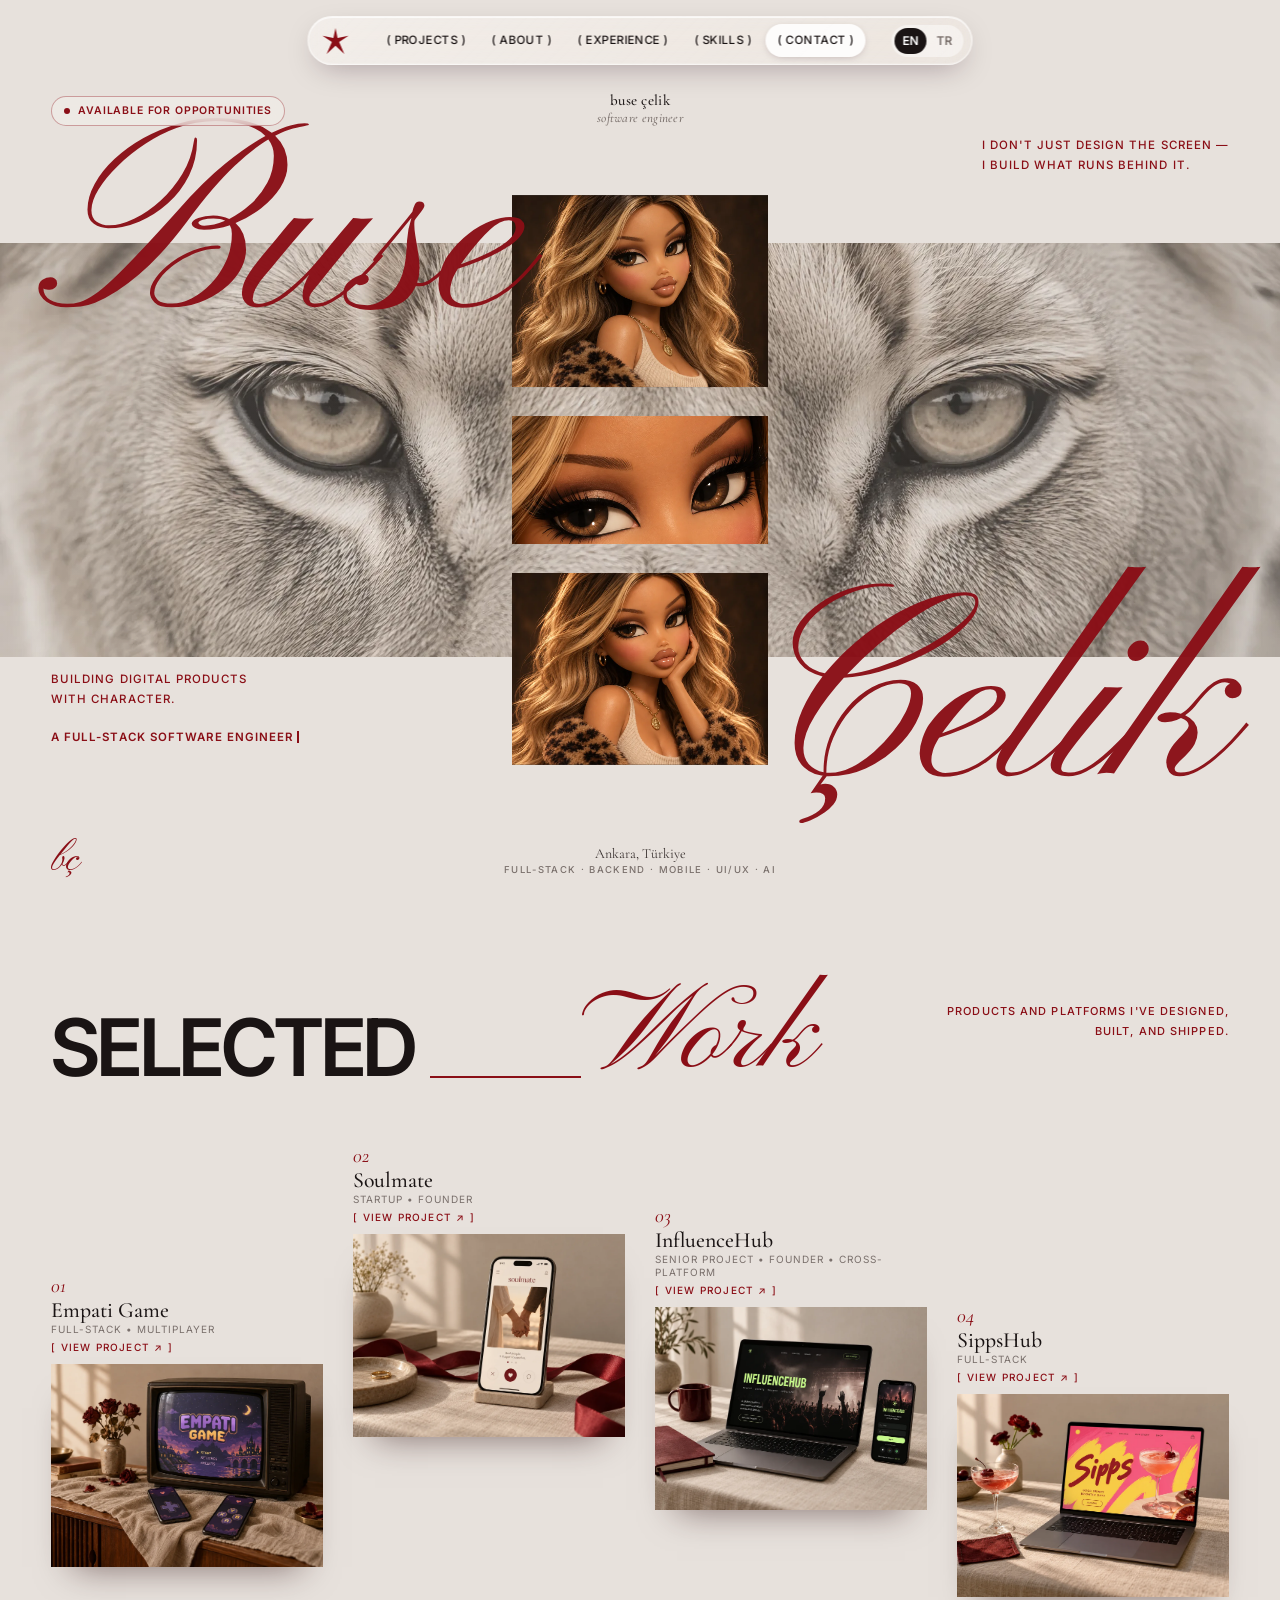
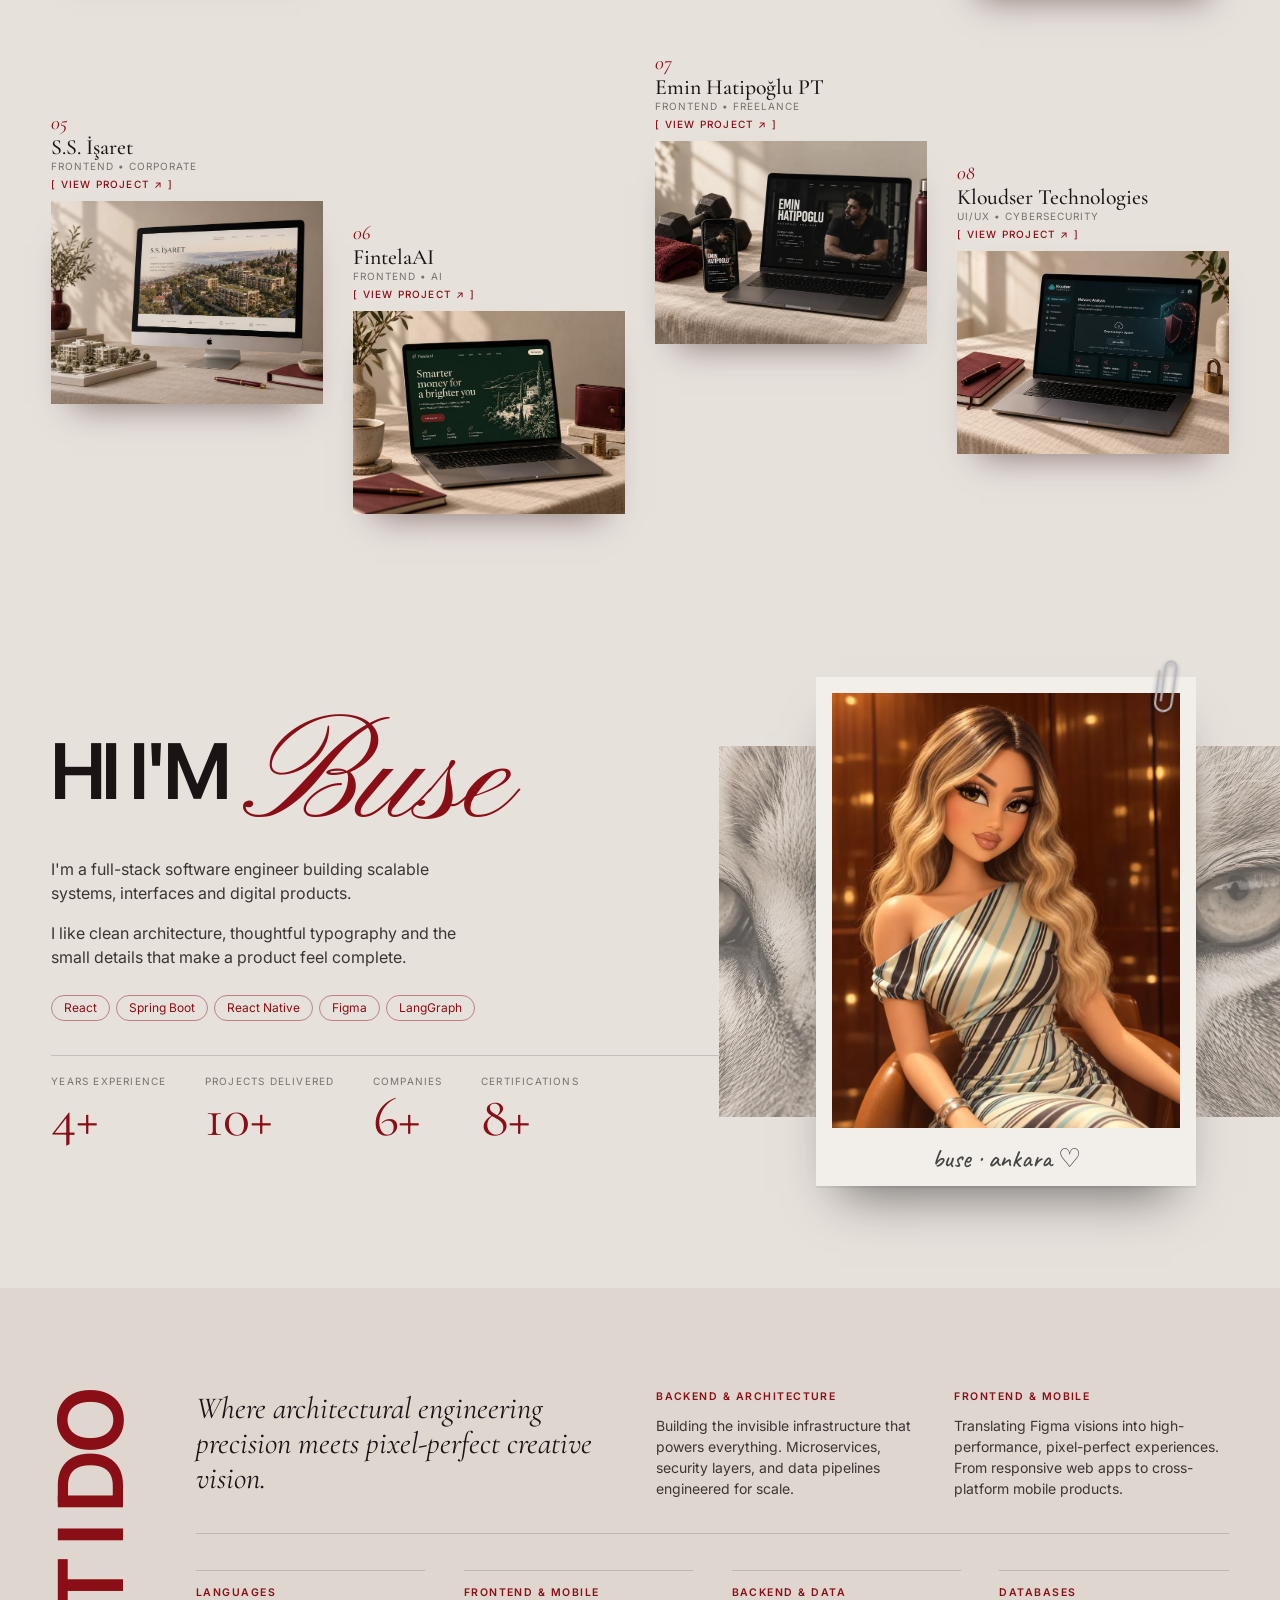
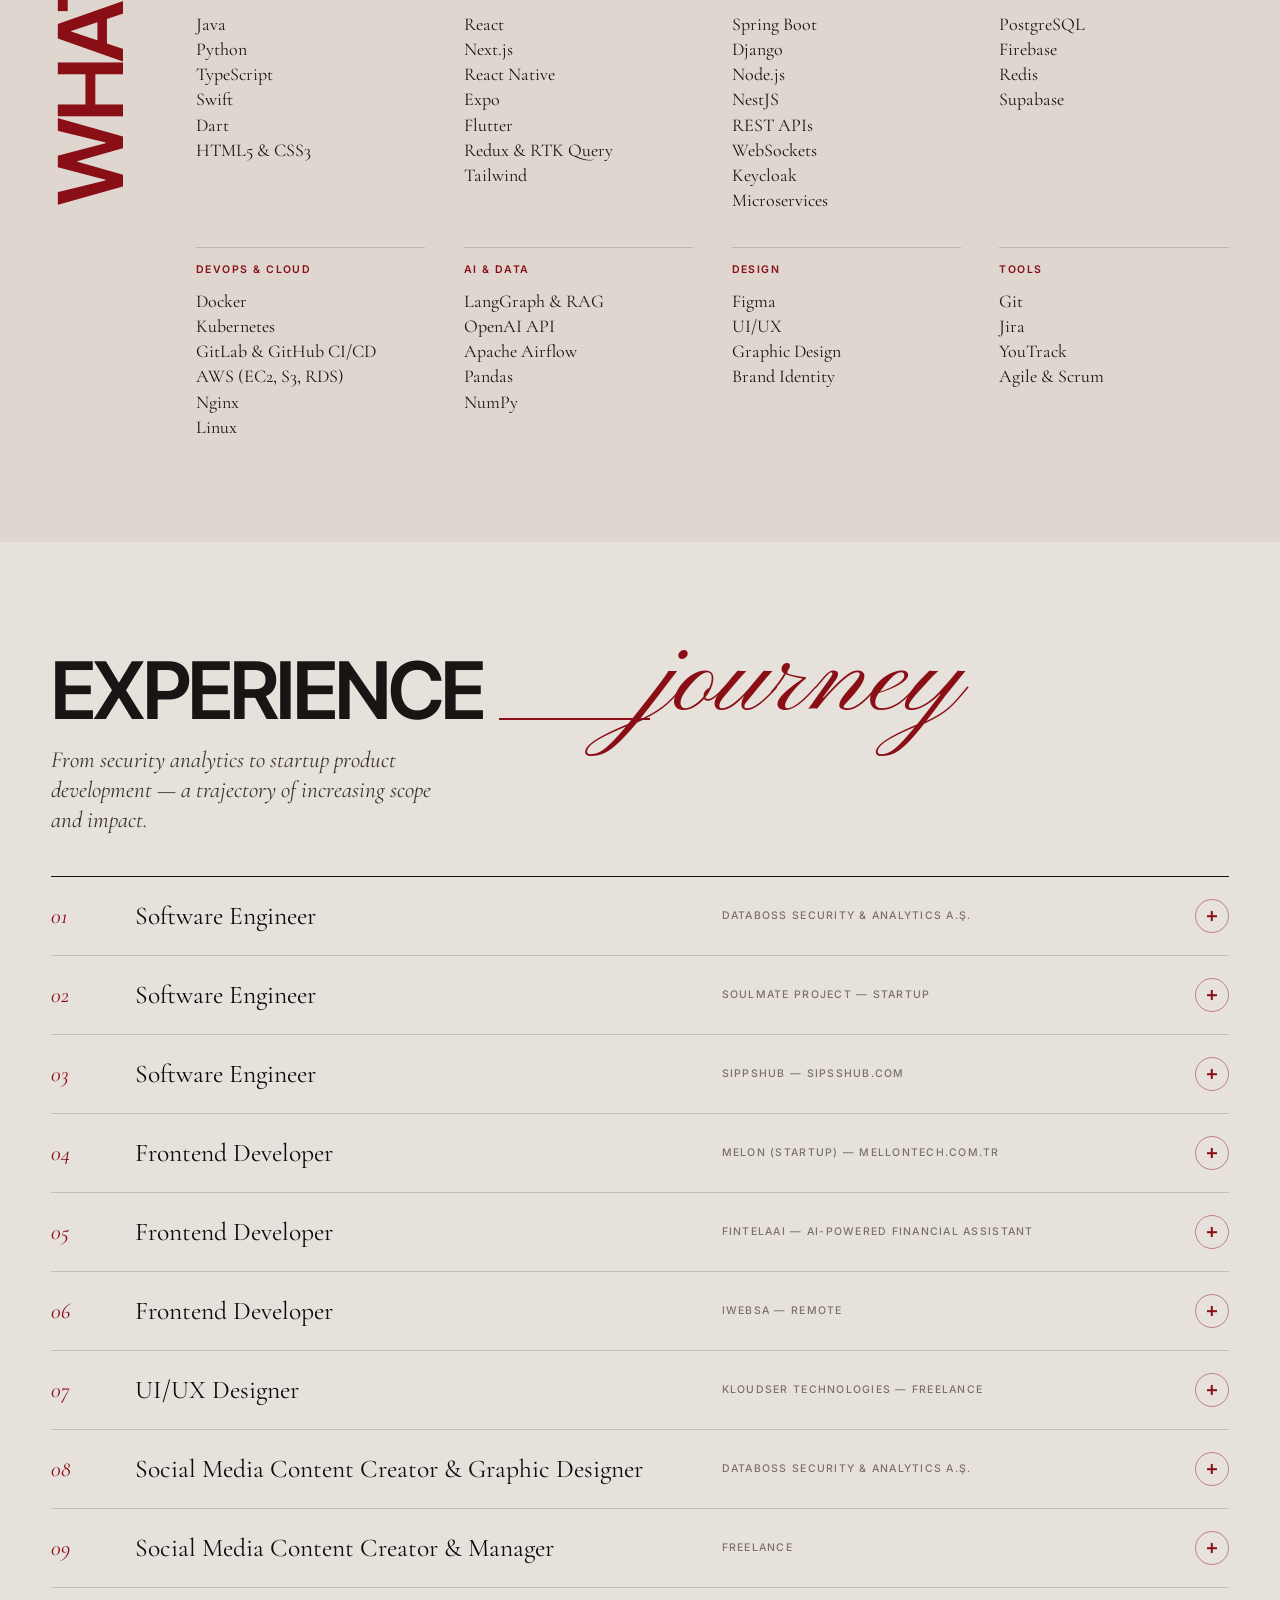
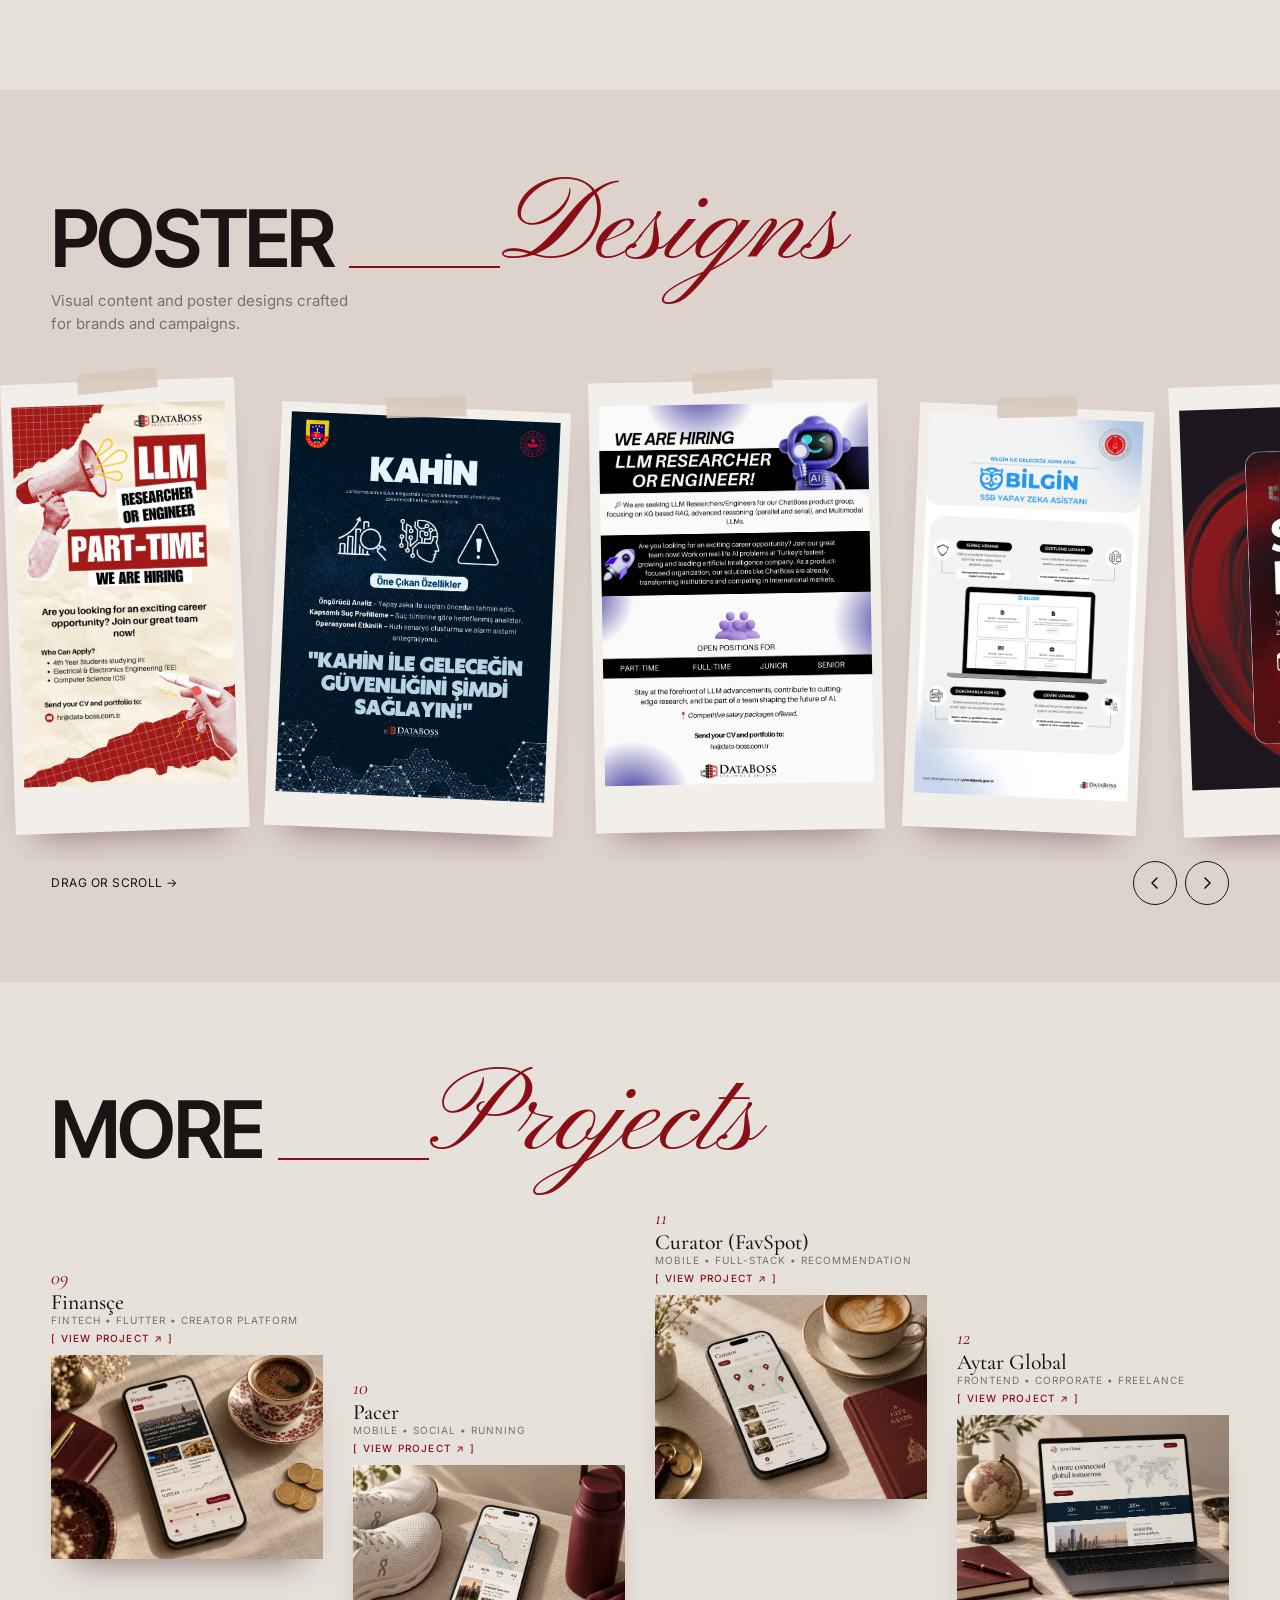
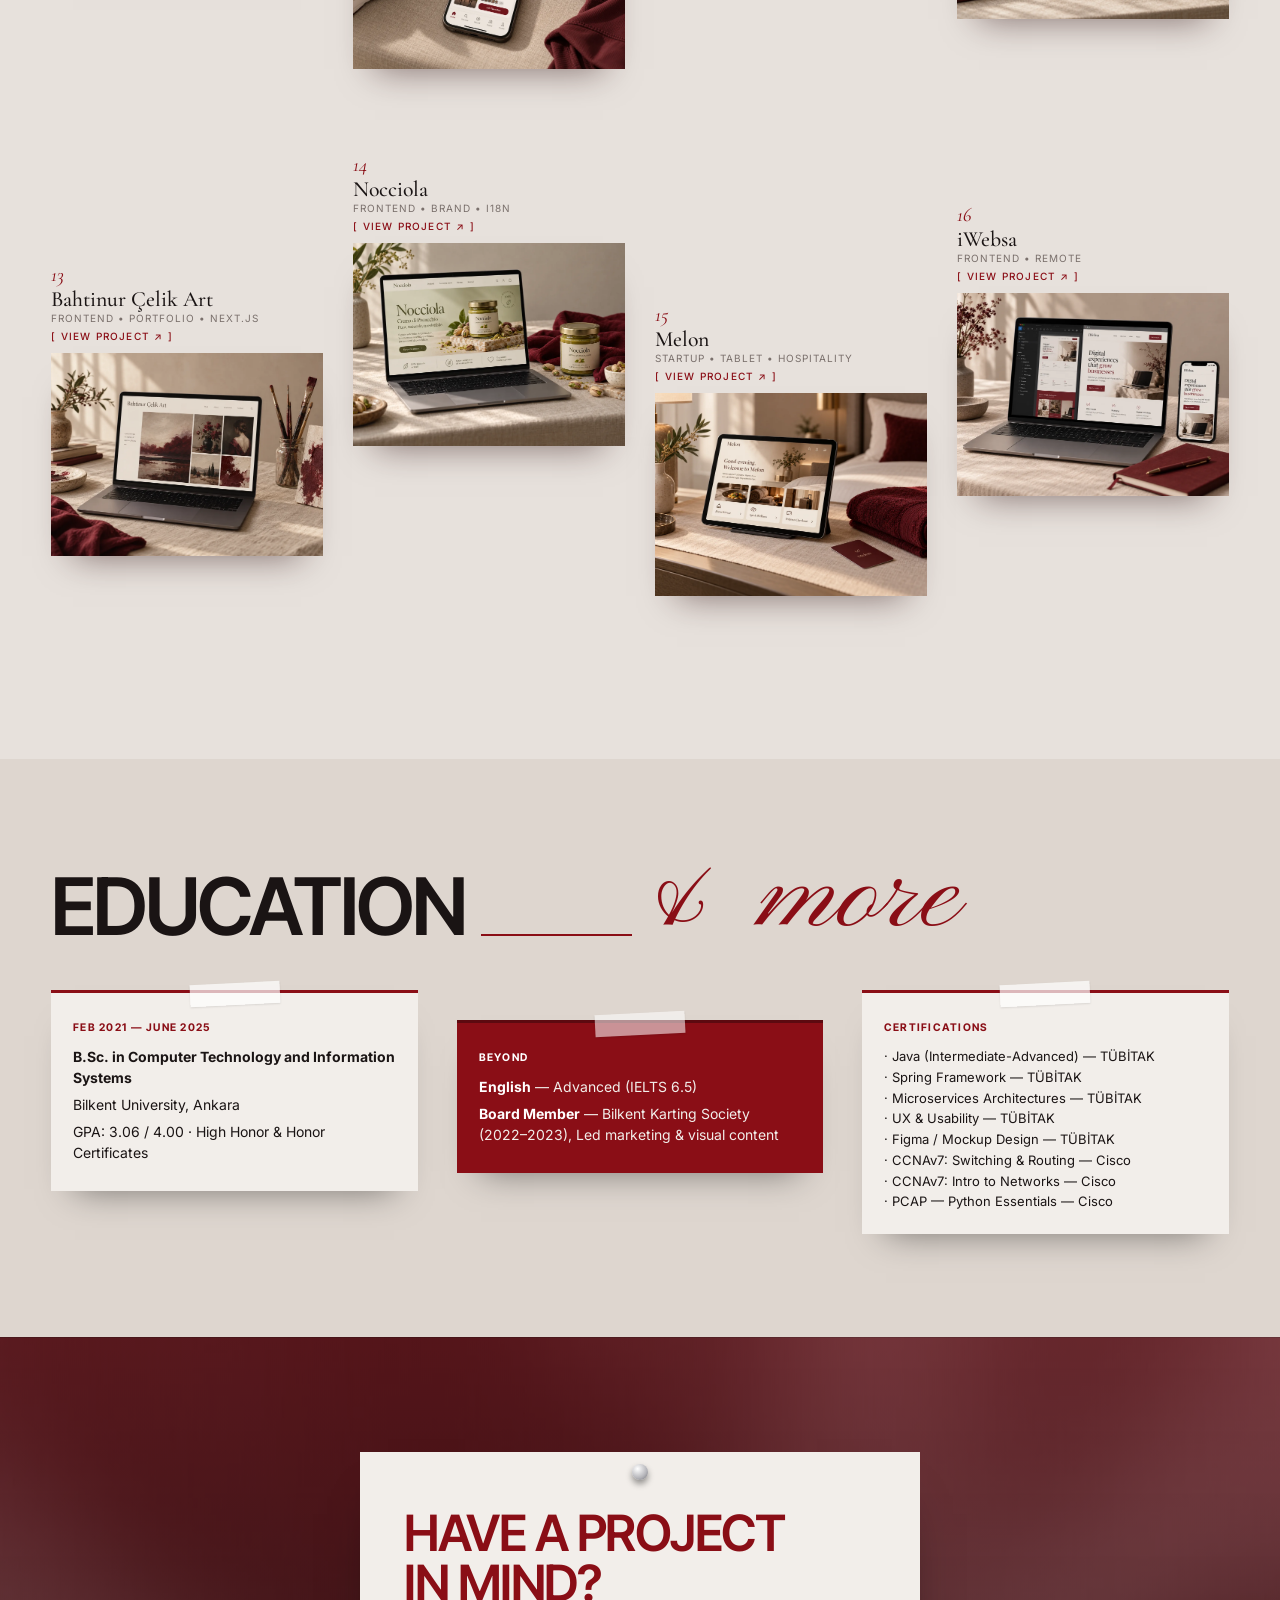
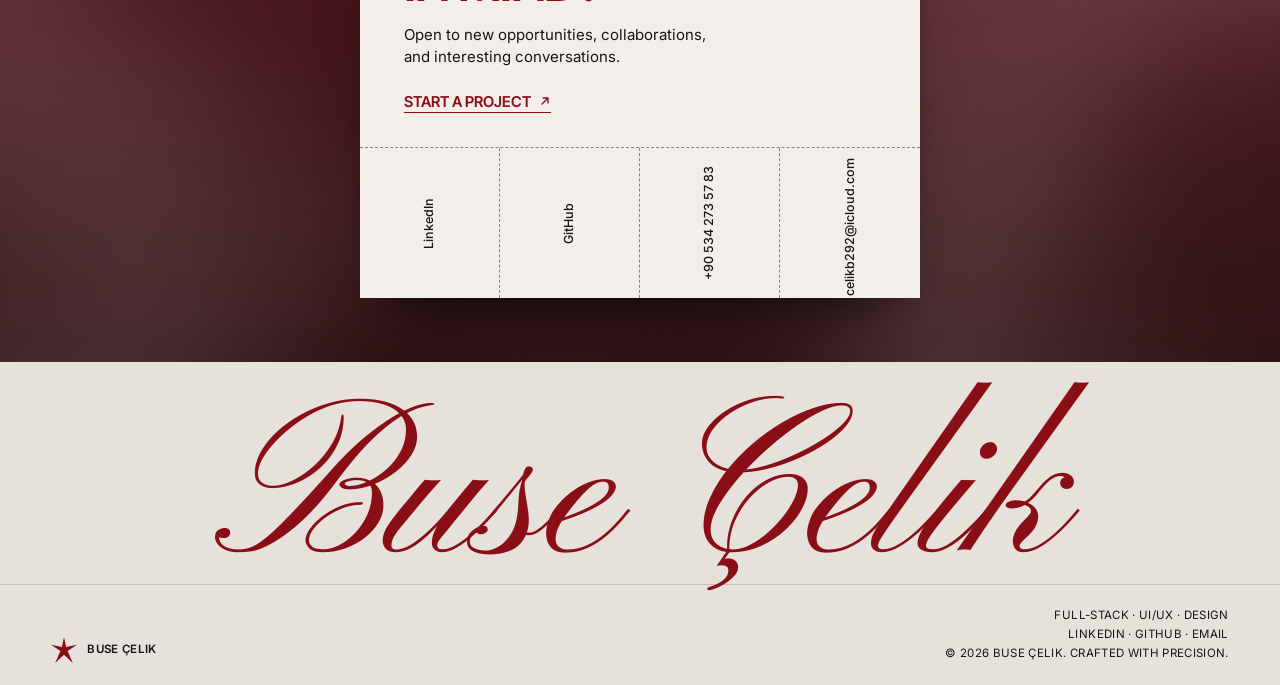
<file: index.html>
<!DOCTYPE html>
<html lang="en">
<head>
  <meta charset="UTF-8" />
  <meta name="viewport" content="width=device-width, initial-scale=1.0" />
  <title>Buse &Ccedil;elik &mdash; Software Engineer</title>
  <meta name="description" content="Full-Stack Software Engineer specializing in scalable systems, AI integration, and premium user experiences." />
  <meta name="theme-color" content="#e7e1dc" />
  <link rel="icon" href="favicon.svg" type="image/svg+xml" />
  <link rel="icon" href="favicon-32.png" type="image/png" sizes="32x32" />
  <link rel="icon" href="favicon.ico" sizes="any" />
  <link rel="apple-touch-icon" href="apple-touch-icon.png" />
  <link rel="preconnect" href="https://fonts.googleapis.com" />
  <link rel="preconnect" href="https://fonts.gstatic.com" crossorigin />
  <link href="https://fonts.googleapis.com/css2?family=Inter:wght@400;500;600&family=Inter+Tight:wght@500;600;700&family=Pinyon+Script&family=Caveat:wght@500&family=Cormorant+Garamond:ital,wght@0,400;0,500;1,400&display=swap" rel="stylesheet" />
  <link rel="stylesheet" href="style.css?v=13b" />
  <script>document.documentElement.classList.add('js');</script>
</head>
<body>

  <a class="skip" href="#main">Skip to content</a>

  <div class="sheet-page">

  <!-- ========== HEADER ========== -->
  <header class="topbar" id="topbar">
    <a href="#top" class="topbar__star" aria-label="Buse Çelik"><svg viewBox="0 0 100 100" aria-hidden="true"><path d="M50 0 58 38 100 30 64 54 84 100 50 68 16 100 36 54 0 30 42 38Z"/></svg></a>
    <nav class="topbar__nav" aria-label="Primary">
      <a href="#work">( <span data-i18n="nav.projects">Projects</span> )</a>
      <a href="#about">( <span data-i18n="nav.about">About</span> )</a>
      <a href="#experience">( <span data-i18n="nav.experience">Experience</span> )</a>
      <a href="#skills">( <span data-i18n="nav.skills">Skills</span> )</a>
      <a href="#contact">( <span data-i18n="nav.contact">Contact</span> )</a>
    </nav>
    <div class="lang" role="group" aria-label="Language">
      <button type="button" class="lang__opt is-active" data-lang="en">EN</button>
      <button type="button" class="lang__opt" data-lang="tr">TR</button>
    </div>
  </header>

  <main id="main">

    <!-- ========== HERO: editorial cover ========== -->
    <section class="hero" id="top">
      <div class="hero__band" aria-hidden="true"></div>

      <p class="hero__label"><span>buse &ccedil;elik</span><span data-i18n="hero.label">software engineer</span></p>

      <div class="hero__frames" aria-hidden="true">
        <figure class="frame frame--a"><img src="assets/photo/kare-1.webp" alt="" width="1000" height="1000" /></figure>
        <figure class="frame frame--b"><img src="assets/photo/kare-2.webp" alt="" width="1000" height="1000" /></figure>
        <figure class="frame frame--c"><img src="assets/photo/kare-3.webp" alt="" width="1000" height="1000" /></figure>
      </div>

      <h1 class="hero__name" aria-label="Buse Çelik">
        <span class="hero__first">Buse</span>
        <span class="hero__last">&Ccedil;elik</span>
      </h1>

      <p class="hero__quote hero__quote--top" data-i18n="hero.q1">I don't just design the screen &mdash;<br />I build what runs behind it.</p>
      <div class="hero__quote hero__quote--bottom">
        <p data-i18n="hero.tag">building digital products<br />with character.</p>
        <p class="hero__role"><span class="hero__a" data-i18n="hero.a">A</span> <span id="typingText">Full-Stack Software Engineer</span></p>
      </div>

      <span class="hero__status"><i></i><span data-i18n="hero.badge">Available for opportunities</span></span>
      <p class="hero__foot"><span data-i18n="hero.location">Ankara, T&uuml;rkiye</span><span>Full-stack &middot; Backend &middot; Mobile &middot; UI/UX &middot; AI</span></p>
      <span class="hero__mono" aria-hidden="true">b&ccedil;</span>
    </section>

    <!-- ========== SELECTED WORK ========== -->
    <section class="work" id="work">
      <h2 class="title reveal"><span data-i18n="work.selected">Selected</span> <span class="title__blank" aria-hidden="true"></span> <span data-i18n="work.word">Work</span></h2>
      <p class="sidenote reveal" data-i18n="proj.desc">Products and platforms I've designed, built, and shipped.</p>
      <div class="pcards">
        <article class="pcard reveal" style="--y:150px">
          <button type="button" class="pcard__btn" data-open="p0" aria-haspopup="dialog">
            <span class="pcard__meta">
              <span class="pcard__num">01</span>
              <b class="pcard__name">Empati Game</b>
              <span class="pcard__cat" data-i18n="proj.empati.badge">Full-Stack &bull; Multiplayer</span>
              <span class="pcard__view">[ <span data-i18n="work.view">View project</span> &#8599; ]</span>
            </span>
            <span class="pcard__media"><img class="pcard__photo" loading="lazy" decoding="async" src="assets/photo/proje-1.webp" alt="Empati Game" width="1448" height="1086" /></span>
          </button>
          <div class="pdetail" id="p0" hidden>
            <div class="pdetail__gallery"><img loading="lazy" decoding="async" src="assets/photo/proje-1.webp" alt="" width="1448" height="1086" /><img loading="lazy" decoding="async" src="assets/empatigame-screen.webp" alt="" width="1600" height="813" /><img loading="lazy" decoding="async" src="assets/empatigame-screenshot.webp" alt="" width="1600" height="808" /></div>
            <div class="pdetail__text">
              <span class="pdetail__num">01 &mdash; empatigame.app</span>
              <h3 class="pdetail__title">Empati Game</h3>
              <span class="pdetail__cat" data-i18n="proj.empati.badge">Full-Stack &bull; Multiplayer</span>
              <p data-i18n="proj.empati.desc">A Kahoot-style real-time multiplayer word game where players try to predict what others will write for a given topic. A main screen (TV/computer) displays the game state while players interact via their mobile devices.</p>
              <ul class="chips"><li>Next.js 15</li><li>TypeScript</li><li>Socket.IO</li><li>Redis</li><li>Tailwind CSS</li><li>Zustand</li><li>Turborepo</li><li>pnpm</li></ul>
              
            </div>
          </div>
        </article>
        <article class="pcard reveal" style="--y:20px">
          <button type="button" class="pcard__btn" data-open="p1" aria-haspopup="dialog">
            <span class="pcard__meta">
              <span class="pcard__num">02</span>
              <b class="pcard__name">Soulmate</b>
              <span class="pcard__cat" data-i18n="proj.soulmate.badge">Startup &bull; Founder</span>
              <span class="pcard__view">[ <span data-i18n="work.view">View project</span> &#8599; ]</span>
            </span>
            <span class="pcard__media"><img class="pcard__photo" loading="lazy" decoding="async" src="assets/photo/proje-2.webp" alt="Soulmate" width="1448" height="1086" /></span>
          </button>
          <div class="pdetail" id="p1" hidden>
            <div class="pdetail__gallery"><img loading="lazy" decoding="async" src="assets/photo/proje-2.webp" alt="" width="1448" height="1086" /><img loading="lazy" decoding="async" src="assets/soulmate.webp" alt="" width="1206" height="2622" /></div>
            <div class="pdetail__text">
              <span class="pdetail__num">02 &mdash; iOS · Android</span>
              <h3 class="pdetail__title">Soulmate</h3>
              <span class="pdetail__cat" data-i18n="proj.soulmate.badge">Startup &bull; Founder</span>
              <p data-i18n="proj.soulmate.desc">Cross-platform dating app for iOS and Android featuring AI-driven matchmaking algorithms, real-time chat with WebSockets, and Firebase-powered authentication. End-to-end architecture from Figma design systems to production deployment.</p>
              <ul class="chips"><li>React Native</li><li>Expo</li><li>Django REST</li><li>WebSockets</li><li>Firebase</li><li>AI/ML</li><li>Figma</li></ul>
              
            </div>
          </div>
        </article>
        <article class="pcard reveal" style="--y:80px">
          <button type="button" class="pcard__btn" data-open="p2" aria-haspopup="dialog">
            <span class="pcard__meta">
              <span class="pcard__num">03</span>
              <b class="pcard__name">InfluenceHub</b>
              <span class="pcard__cat" data-i18n="proj.influence.badge">Senior Project &bull; Founder &bull; Cross-Platform</span>
              <span class="pcard__view">[ <span data-i18n="work.view">View project</span> &#8599; ]</span>
            </span>
            <span class="pcard__media"><img class="pcard__photo" loading="lazy" decoding="async" src="assets/photo/proje-3.webp" alt="InfluenceHub" width="1448" height="1086" /></span>
          </button>
          <div class="pdetail" id="p2" hidden>
            <div class="pdetail__gallery"><img loading="lazy" decoding="async" src="assets/photo/proje-3.webp" alt="" width="1448" height="1086" /><img loading="lazy" decoding="async" src="assets/influencehub.webp" alt="" width="1440" height="900" /><img loading="lazy" decoding="async" src="assets/influencehub-mobile.webp" alt="" width="842" height="1554" /></div>
            <div class="pdetail__text">
              <span class="pdetail__num">03 &mdash; influencehub.club</span>
              <h3 class="pdetail__title">InfluenceHub</h3>
              <span class="pdetail__cat" data-i18n="proj.influence.badge">Senior Project &bull; Founder &bull; Cross-Platform</span>
              <p data-i18n="proj.influence.desc">Full-scale AI-based recommendation platform connecting brands with influencers and event organizers with performers. Web and mobile applications with AI matchmaking model, Docker deployment, and complete UI/UX design in Figma.</p>
              <ul class="chips"><li>React</li><li>React Native</li><li>TypeScript</li><li>AI Model</li><li>Docker</li><li>Figma</li></ul>
              <a href="https://www.influencehub.club" target="_blank" rel="noopener" class="ulink"><span data-i18n="proj.visit">Visit Site</span> <svg width="12" height="12" viewBox="0 0 16 16" fill="none" aria-hidden="true"><path d="M4 12L12 4M12 4H5.5M12 4v6.5" stroke="currentColor" stroke-width="1.8" stroke-linecap="round" stroke-linejoin="round"/></svg></a>
            </div>
          </div>
        </article>
        <article class="pcard reveal" style="--y:180px">
          <button type="button" class="pcard__btn" data-open="p3" aria-haspopup="dialog">
            <span class="pcard__meta">
              <span class="pcard__num">04</span>
              <b class="pcard__name">SippsHub</b>
              <span class="pcard__cat" data-i18n="proj.sipps.badge">Full-Stack</span>
              <span class="pcard__view">[ <span data-i18n="work.view">View project</span> &#8599; ]</span>
            </span>
            <span class="pcard__media"><img class="pcard__photo" loading="lazy" decoding="async" src="assets/photo/proje-4.webp" alt="SippsHub" width="1448" height="1086" /></span>
          </button>
          <div class="pdetail" id="p3" hidden>
            <div class="pdetail__gallery"><img loading="lazy" decoding="async" src="assets/photo/proje-4.webp" alt="" width="1448" height="1086" /><img loading="lazy" decoding="async" src="assets/sipsshub.webp" alt="" width="1440" height="900" /></div>
            <div class="pdetail__text">
              <span class="pdetail__num">04 &mdash; sipsshub.com</span>
              <h3 class="pdetail__title">SippsHub</h3>
              <span class="pdetail__cat" data-i18n="proj.sipps.badge">Full-Stack</span>
              <p data-i18n="proj.sipps.desc">Full-stack responsive web application with React/TypeScript frontend and Node.js/PostgreSQL backend. Focused on backend query efficiency and frontend web vitals optimization.</p>
              <ul class="chips"><li>React</li><li>TypeScript</li><li>Node.js</li><li>PostgreSQL</li></ul>
              <a href="https://www.sipsshub.com" target="_blank" rel="noopener" class="ulink"><span data-i18n="proj.visit">Visit Site</span> <svg width="12" height="12" viewBox="0 0 16 16" fill="none" aria-hidden="true"><path d="M4 12L12 4M12 4H5.5M12 4v6.5" stroke="currentColor" stroke-width="1.8" stroke-linecap="round" stroke-linejoin="round"/></svg></a>
            </div>
          </div>
        </article>
        <article class="pcard reveal" style="--y:60px">
          <button type="button" class="pcard__btn" data-open="p4" aria-haspopup="dialog">
            <span class="pcard__meta">
              <span class="pcard__num">05</span>
              <b class="pcard__name">S.S. &#304;&#351;aret</b>
              <span class="pcard__cat" data-i18n="proj.isaret.badge">Frontend &bull; Corporate</span>
              <span class="pcard__view">[ <span data-i18n="work.view">View project</span> &#8599; ]</span>
            </span>
            <span class="pcard__media"><img class="pcard__photo" loading="lazy" decoding="async" src="assets/photo/proje-5.webp" alt="S.S. &#304;&#351;aret" width="1448" height="1086" /></span>
          </button>
          <div class="pdetail" id="p4" hidden>
            <div class="pdetail__gallery"><img loading="lazy" decoding="async" src="assets/photo/proje-5.webp" alt="" width="1448" height="1086" /><img loading="lazy" decoding="async" src="assets/ssisaret.webp" alt="" width="1440" height="900" /></div>
            <div class="pdetail__text">
              <span class="pdetail__num">05 &mdash; ssisaret.com</span>
              <h3 class="pdetail__title">S.S. &#304;&#351;aret</h3>
              <span class="pdetail__cat" data-i18n="proj.isaret.badge">Frontend &bull; Corporate</span>
              <p data-i18n="proj.isaret.desc">Corporate website for a real estate development company. Modern, responsive design showcasing property projects with immersive visuals, interactive layouts, and a professional web presence.</p>
              <ul class="chips"><li>React</li><li>Responsive Design</li><li>UI/UX</li><li>Corporate Web</li></ul>
              <a href="https://www.ssisaret.com" target="_blank" rel="noopener" class="ulink"><span data-i18n="proj.visit">Visit Site</span> <svg width="12" height="12" viewBox="0 0 16 16" fill="none" aria-hidden="true"><path d="M4 12L12 4M12 4H5.5M12 4v6.5" stroke="currentColor" stroke-width="1.8" stroke-linecap="round" stroke-linejoin="round"/></svg></a>
            </div>
          </div>
        </article>
        <article class="pcard reveal" style="--y:170px">
          <button type="button" class="pcard__btn" data-open="p5" aria-haspopup="dialog">
            <span class="pcard__meta">
              <span class="pcard__num">06</span>
              <b class="pcard__name">FintelaAI</b>
              <span class="pcard__cat" data-i18n="proj.fintela.badge">Frontend &bull; AI</span>
              <span class="pcard__view">[ <span data-i18n="work.view">View project</span> &#8599; ]</span>
            </span>
            <span class="pcard__media"><img class="pcard__photo" loading="lazy" decoding="async" src="assets/photo/proje-6.webp" alt="FintelaAI" width="1448" height="1086" /></span>
          </button>
          <div class="pdetail" id="p5" hidden>
            <div class="pdetail__gallery"><img loading="lazy" decoding="async" src="assets/photo/proje-6.webp" alt="" width="1448" height="1086" /><img loading="lazy" decoding="async" src="assets/fintelaai.webp" alt="" width="1440" height="900" /></div>
            <div class="pdetail__text">
              <span class="pdetail__num">06 &mdash; fintelaai.com</span>
              <h3 class="pdetail__title">FintelaAI</h3>
              <span class="pdetail__cat" data-i18n="proj.fintela.badge">Frontend &bull; AI</span>
              <p data-i18n="proj.fintela.desc">AI-powered financial assistant web application. Responsive React.js interface with clean, reusable components and dynamic API-driven data rendering.</p>
              <ul class="chips"><li>React.js</li><li>AI Integration</li><li>REST APIs</li></ul>
              <a href="https://fintelaai.com" target="_blank" rel="noopener" class="ulink"><span data-i18n="proj.visit">Visit Site</span> <svg width="12" height="12" viewBox="0 0 16 16" fill="none" aria-hidden="true"><path d="M4 12L12 4M12 4H5.5M12 4v6.5" stroke="currentColor" stroke-width="1.8" stroke-linecap="round" stroke-linejoin="round"/></svg></a>
            </div>
          </div>
        </article>
        <article class="pcard reveal" style="--y:0px">
          <button type="button" class="pcard__btn" data-open="p6" aria-haspopup="dialog">
            <span class="pcard__meta">
              <span class="pcard__num">07</span>
              <b class="pcard__name">Emin Hatipo&#287;lu PT</b>
              <span class="pcard__cat" data-i18n="proj.eminpt.badge">Frontend &bull; Freelance</span>
              <span class="pcard__view">[ <span data-i18n="work.view">View project</span> &#8599; ]</span>
            </span>
            <span class="pcard__media"><img class="pcard__photo" loading="lazy" decoding="async" src="assets/photo/proje-7.webp" alt="Emin Hatipo&#287;lu PT" width="1448" height="1086" /></span>
          </button>
          <div class="pdetail" id="p6" hidden>
            <div class="pdetail__gallery"><img loading="lazy" decoding="async" src="assets/photo/proje-7.webp" alt="" width="1448" height="1086" /><img loading="lazy" decoding="async" src="assets/emin-hatipoglu-pt.webp" alt="" width="1280" height="720" /></div>
            <div class="pdetail__text">
              <span class="pdetail__num">07 &mdash; pteminhatipoglu.vercel.app</span>
              <h3 class="pdetail__title">Emin Hatipo&#287;lu PT</h3>
              <span class="pdetail__cat" data-i18n="proj.eminpt.badge">Frontend &bull; Freelance</span>
              <p data-i18n="proj.eminpt.desc">Professional portfolio website for a personal trainer based in Ankara. Modern dark-themed design with animated backgrounds, bilingual support (TR/EN), client transformations gallery, certifications showcase, and WhatsApp integration for easy client outreach.</p>
              <ul class="chips"><li>HTML5</li><li>CSS3</li><li>JavaScript</li><li>Responsive Design</li><li>i18n</li></ul>
              <a href="https://pteminhatipoglu.vercel.app/" target="_blank" rel="noopener" class="ulink"><span data-i18n="proj.visit">Visit Site</span> <svg width="12" height="12" viewBox="0 0 16 16" fill="none" aria-hidden="true"><path d="M4 12L12 4M12 4H5.5M12 4v6.5" stroke="currentColor" stroke-width="1.8" stroke-linecap="round" stroke-linejoin="round"/></svg></a>
            </div>
          </div>
        </article>
        <article class="pcard reveal" style="--y:110px">
          <button type="button" class="pcard__btn" data-open="p7" aria-haspopup="dialog">
            <span class="pcard__meta">
              <span class="pcard__num">08</span>
              <b class="pcard__name">Kloudser Technologies</b>
              <span class="pcard__cat" data-i18n="proj.kloudser.badge">UI/UX &bull; Cybersecurity</span>
              <span class="pcard__view">[ <span data-i18n="work.view">View project</span> &#8599; ]</span>
            </span>
            <span class="pcard__media"><img class="pcard__photo" loading="lazy" decoding="async" src="assets/photo/proje-8.webp" alt="Kloudser Technologies" width="1448" height="1086" /></span>
          </button>
          <div class="pdetail" id="p7" hidden>
            <div class="pdetail__gallery"><img loading="lazy" decoding="async" src="assets/photo/proje-8.webp" alt="" width="1448" height="1086" /><img loading="lazy" decoding="async" src="assets/klaoudser.webp" alt="" width="1440" height="1307" /></div>
            <div class="pdetail__text">
              <span class="pdetail__num">08 &mdash; kloudser.com</span>
              <h3 class="pdetail__title">Kloudser Technologies</h3>
              <span class="pdetail__cat" data-i18n="proj.kloudser.badge">UI/UX &bull; Cybersecurity</span>
              <p data-i18n="proj.kloudser.desc">Complete web application UI/UX designed for a cybersecurity firm using Figma. Created high-fidelity wireframes, interactive prototypes, and responsive layouts with a focus on user-centered design principles to enhance usability and visual coherence.</p>
              <ul class="chips"><li>Figma</li><li>UI/UX Design</li><li>Wireframing</li><li>Prototyping</li><li>Responsive</li></ul>
              
            </div>
          </div>
        </article>
      </div>
    </section>

    <!-- ========== ABOUT: steel ========== -->
    <section class="about" id="about">
      <div class="band" aria-hidden="true"></div>
      <div class="about__left">
        <h2 class="about__hi">
          <span data-i18n="about.hi">Hi I'm</span>
          <span class="about__script">Buse</span>
        </h2>
        <p class="about__p" data-i18n="about.p1">I'm a full-stack software engineer building scalable systems, interfaces and digital products.</p>
        <p class="about__p" data-i18n="about.p2">I like clean architecture, thoughtful typography and the small details that make a product feel complete.</p>
        <ul class="chips chips--line"><li>React</li><li>Spring Boot</li><li>React Native</li><li>Figma</li><li>LangGraph</li></ul>
        <dl class="stats">
          <div><dt data-i18n="about.stat.years">Years Experience</dt><dd><span data-count="4">4</span>+</dd></div>
          <div><dt data-i18n="about.stat.projects">Projects Delivered</dt><dd><span data-count="10">10</span>+</dd></div>
          <div><dt data-i18n="about.stat.companies">Companies</dt><dd><span data-count="6">6</span>+</dd></div>
          <div><dt data-i18n="about.stat.certs">Certifications</dt><dd><span data-count="8">8</span>+</dd></div>
        </dl>
      </div>
      <figure class="polaroid reveal">
        <span class="polaroid__clip" aria-hidden="true"><svg viewBox="0 0 24 64"><path d="M8 52V14a6 6 0 0112 0v40a9 9 0 01-18 0V20" fill="none" stroke="currentColor" stroke-width="2.2" stroke-linecap="round"/></svg></span>
        <img loading="lazy" decoding="async" src="assets/buse.webp" alt="Buse Çelik" width="900" height="1200" />
        <figcaption>buse &middot; ankara &#9825;</figcaption>
      </figure>
    </section>

    <!-- ========== WHAT I DO: paper ========== -->
    <section class="whatido" id="skills">
      <h2 class="whatido__title" data-i18n="skills.title2">What I do</h2>
      <div class="whatido__intro">
        <p class="whatido__lead" data-i18n="about.desc">Where architectural engineering precision meets pixel-perfect creative vision.</p>
        <div class="whatido__pair">
          <div><h3 data-i18n="about.engine.label">Backend &amp; Architecture</h3><p data-i18n="about.engine.text">Building the invisible infrastructure that powers everything.</p></div>
          <div><h3 data-i18n="about.interface.label">Frontend &amp; Mobile</h3><p data-i18n="about.interface.text">Translating Figma visions into high-performance, pixel-perfect experiences.</p></div>
        </div>
      </div>
      <div class="whatido__grid">
          <div class="do reveal"><h3 data-i18n="skills.cat.lang">Languages</h3><ul><li>Java</li><li>Python</li><li>TypeScript</li><li>Swift</li><li>Dart</li><li>HTML5 &amp; CSS3</li></ul></div>
          <div class="do reveal"><h3 data-i18n="skills.cat.front">Frontend &amp; Mobile</h3><ul><li>React</li><li>Next.js</li><li>React Native</li><li>Expo</li><li>Flutter</li><li>Redux &amp; RTK Query</li><li>Tailwind</li></ul></div>
          <div class="do reveal"><h3 data-i18n="skills.cat.back">Backend &amp; Data</h3><ul><li>Spring Boot</li><li>Django</li><li>Node.js</li><li>NestJS</li><li>REST APIs</li><li>WebSockets</li><li>Keycloak</li><li>Microservices</li></ul></div>
          <div class="do reveal"><h3 data-i18n="skills.cat.db">Databases</h3><ul><li>PostgreSQL</li><li>Firebase</li><li>Redis</li><li>Supabase</li></ul></div>
          <div class="do reveal"><h3 data-i18n="skills.cat.devops">DevOps &amp; Cloud</h3><ul><li>Docker</li><li>Kubernetes</li><li>GitLab &amp; GitHub CI/CD</li><li>AWS (EC2, S3, RDS)</li><li>Nginx</li><li>Linux</li></ul></div>
          <div class="do reveal"><h3 data-i18n="skills.cat.ai">AI &amp; Data</h3><ul><li>LangGraph &amp; RAG</li><li>OpenAI API</li><li>Apache Airflow</li><li>Pandas</li><li>NumPy</li></ul></div>
          <div class="do reveal"><h3 data-i18n="skills.cat.design">Design</h3><ul><li>Figma</li><li>UI/UX</li><li>Graphic Design</li><li>Brand Identity</li></ul></div>
          <div class="do reveal"><h3 data-i18n="skills.cat.tools">Tools</h3><ul><li>Git</li><li>Jira</li><li>YouTrack</li><li>Agile &amp; Scrum</li></ul></div>
      </div>
    </section>

    <!-- ========== EXPERIENCE: chrome tiles ========== -->
    <section class="exp" id="experience">
      <h2 class="title reveal"><span data-i18n="nav.experience">Experience</span> <span class="title__blank" aria-hidden="true"></span> <span data-i18n="exp.word">journey</span></h2>
      <p class="exp__desc" data-i18n="exp.desc">From security analytics to startup product development &mdash; a trajectory of increasing scope and impact.</p>
      <div class="jobs">
          <details class="job reveal">
            <summary class="job__row">
              <span class="job__num">01</span>
              <span class="job__role" data-i18n="exp.databoss.role">Software Engineer</span>
              <span class="job__company">Databoss Security &amp; Analytics A.&#350;.</span>
              <span class="job__toggle" aria-hidden="true"></span>
            </summary>
            <div class="job__body">
              <div class="job__inner">
                <ul class="job__list">
                  <li data-i18n="exp.databoss.1">Built an enterprise <strong>LLM assistant</strong> with React, TypeScript and Chainlit on a <strong>LangGraph multi-agent RAG</strong> backend — voice input, streaming audio, guided tours and help-desk integration</li>
                  <li data-i18n="exp.databoss.2">Embedded the assistant into surveillance and internal platforms over <strong>Socket.IO / REST</strong> for contextual access to product data</li>
                  <li data-i18n="exp.databoss.3">Built a <strong>RAG document-ingestion pipeline</strong> with NestJS, PostgreSQL, Redis and MinIO — real-time progress, failure recovery and self-repair jobs</li>
                  <li data-i18n="exp.databoss.4">Unified seven AI services (<strong>OCR, translation, summarisation, STT/TTS</strong>, content generation) in a bilingual React/MUI interface</li>
                  <li data-i18n="exp.databoss.5">Designed a <strong>runtime multi-tenant branding system</strong> (Docker + Nginx injection) so a single image serves per-customer themes, logos, legal notices and feature flags</li>
                  <li data-i18n="exp.databoss.6">Developed a <strong>drone command-and-control dashboard</strong> (React, MUI, Socket.IO) with live telemetry, mission/waypoint planning, target tracking and video streams</li>
                  <li data-i18n="exp.databoss.7">Delivered full-stack features for a video-surveillance platform using <strong>MapLibre/Leaflet, Spring Boot, Oracle and Janus WebRTC</strong>, incl. MGRS mapping</li>
                  <li data-i18n="exp.databoss.8">Owned the front end and contributed <strong>Spring Boot / Java 21</strong> services for a predictive-analytics platform with GIS scenario analysis and <strong>Apache Airflow</strong> pipelines</li>
                  <li data-i18n="exp.databoss.9">Secured React, NestJS and Spring Boot apps with <strong>Keycloak (OIDC, OAuth2/JWT, UMA)</strong>; tuned <strong>PostgreSQL</strong> on high-volume datasets</li>
                  <li data-i18n="exp.databoss.10">Shipped containerised services via <strong>GitLab CI, Harbor and Kubernetes</strong>; delivered product demos and technical walkthroughs to customers and stakeholders</li>
                </ul>
                <ul class="tags"><li>React</li><li>TypeScript</li><li>NestJS</li><li>Spring Boot</li><li>LangGraph / RAG</li><li>Socket.IO</li><li>Keycloak</li><li>PostgreSQL</li><li>Docker</li><li>K8s</li></ul>
              </div>
            </div>
          </details>
          <details class="job reveal">
            <summary class="job__row">
              <span class="job__num">02</span>
              <span class="job__role" data-i18n="exp.soulmate.role">Software Engineer</span>
              <span class="job__company">Soulmate Project &mdash; Startup</span>
              <span class="job__toggle" aria-hidden="true"></span>
            </summary>
            <div class="job__body">
              <div class="job__inner">
                <ul class="job__list">
                  <li data-i18n="exp.soulmate.1">Leading end-to-end architecture for a cross-platform mobile app using <strong>React Native &amp; Expo</strong></li>
                  <li data-i18n="exp.soulmate.2">Developed AI-integrated chat modules and matchmaking algorithms with <strong>Python (Django REST)</strong></li>
                  <li data-i18n="exp.soulmate.3">Translating <strong>Figma design systems</strong> into pixel-perfect, high-performance UI components</li>
                  <li data-i18n="exp.soulmate.4">Implemented <strong>Firebase</strong> services (Auth, Firestore, Cloud Functions) for real-time data</li>
                </ul>
                <ul class="tags"><li>React Native</li><li>Expo</li><li>Django</li><li>WebSockets</li><li>Firebase</li><li>AI/ML</li></ul>
              </div>
            </div>
          </details>
          <details class="job reveal">
            <summary class="job__row">
              <span class="job__num">03</span>
              <span class="job__role" data-i18n="exp.sipps.role">Software Engineer</span>
              <span class="job__company">SippsHub &mdash; sipsshub.com</span>
              <span class="job__toggle" aria-hidden="true"></span>
            </summary>
            <div class="job__body">
              <div class="job__inner">
                <ul class="job__list">
                  <li data-i18n="exp.sipps.1">Designed full-stack responsive web application using <strong>React (TypeScript)</strong> and <strong>Node.js/PostgreSQL</strong></li>
                  <li data-i18n="exp.sipps.2">Led product optimization for backend query efficiency and frontend web vitals</li>
                  <li data-i18n="exp.sipps.3">Developed secure <strong>RESTful APIs</strong> with integrated data validation</li>
                </ul>
                <ul class="tags"><li>React</li><li>TypeScript</li><li>Node.js</li><li>PostgreSQL</li><li>REST APIs</li></ul>
              </div>
            </div>
          </details>
          <details class="job reveal">
            <summary class="job__row">
              <span class="job__num">04</span>
              <span class="job__role" data-i18n="exp.melon.role">Frontend Developer</span>
              <span class="job__company">Melon (Startup) &mdash; mellontech.com.tr</span>
              <span class="job__toggle" aria-hidden="true"></span>
            </summary>
            <div class="job__body">
              <div class="job__inner">
                <ul class="job__list">
                  <li data-i18n="exp.melon.1">Developed core mobile UI components using <strong>React Native</strong> with high-fidelity animations</li>
                  <li data-i18n="exp.melon.2">Optimized state management using <strong>Redux Toolkit</strong> and <strong>RTK Query</strong></li>
                  <li data-i18n="exp.melon.3">Agile collaboration iterating on product features based on user feedback</li>
                </ul>
                <ul class="tags"><li>React Native</li><li>Redux Toolkit</li><li>RTK Query</li><li>Agile</li></ul>
              </div>
            </div>
          </details>
          <details class="job reveal">
            <summary class="job__row">
              <span class="job__num">05</span>
              <span class="job__role" data-i18n="exp.fintela.role">Frontend Developer</span>
              <span class="job__company">FintelaAI &mdash; AI-Powered Financial Assistant</span>
              <span class="job__toggle" aria-hidden="true"></span>
            </summary>
            <div class="job__body">
              <div class="job__inner">
                <ul class="job__list">
                  <li data-i18n="exp.fintela.1">Built a responsive web app using <strong>React.js</strong></li>
                  <li data-i18n="exp.fintela.2">Developed clean, reusable UI components with API integration</li>
                </ul>
                <ul class="tags"><li>React.js</li><li>API Integration</li><li>UI Components</li></ul>
              </div>
            </div>
          </details>
          <details class="job reveal">
            <summary class="job__row">
              <span class="job__num">06</span>
              <span class="job__role" data-i18n="exp.iwebsa.role">Frontend Developer</span>
              <span class="job__company">iWebsa &mdash; Remote</span>
              <span class="job__toggle" aria-hidden="true"></span>
            </summary>
            <div class="job__body">
              <div class="job__inner">
                <ul class="job__list">
                  <li data-i18n="exp.iwebsa.1">Converted <strong>Figma</strong> designs into responsive, pixel-perfect frontend components</li>
                  <li data-i18n="exp.iwebsa.2">Ensured cross-browser compatibility and mobile-first responsive layouts</li>
                </ul>
                <ul class="tags"><li>React</li><li>Figma</li><li>Responsive Design</li><li>CSS3</li></ul>
              </div>
            </div>
          </details>
          <details class="job reveal">
            <summary class="job__row">
              <span class="job__num">07</span>
              <span class="job__role" data-i18n="exp.kloudser.role">UI/UX Designer</span>
              <span class="job__company">Kloudser Technologies &mdash; Freelance</span>
              <span class="job__toggle" aria-hidden="true"></span>
            </summary>
            <div class="job__body">
              <div class="job__inner">
                <ul class="job__list">
                  <li data-i18n="exp.kloudser.1">Designed a complete web application <strong>UI/UX for a cybersecurity firm</strong> using Figma</li>
                  <li data-i18n="exp.kloudser.2">Created high-fidelity wireframes, interactive prototypes, and responsive layouts</li>
                  <li data-i18n="exp.kloudser.3">Focused on <strong>user-centered design principles</strong> to enhance usability and visual coherence</li>
                  <li data-i18n="exp.kloudser.4">Collaborated with stakeholders to translate business requirements into effective UI components</li>
                </ul>
                <ul class="tags"><li>Figma</li><li>UI/UX Design</li><li>Wireframing</li><li>Prototyping</li><li>Cybersecurity</li></ul>
              </div>
            </div>
          </details>
          <details class="job reveal">
            <summary class="job__row">
              <span class="job__num">08</span>
              <span class="job__role" data-i18n="exp.dbsocial.role">Social Media Content Creator &amp; Graphic Designer</span>
              <span class="job__company">Databoss Security &amp; Analytics A.&#350;.</span>
              <span class="job__toggle" aria-hidden="true"></span>
            </summary>
            <div class="job__body">
              <div class="job__inner">
                <ul class="job__list">
                  <li data-i18n="exp.dbsocial.1">Designed and managed the company's <strong>LinkedIn-based visual content strategy</strong></li>
                  <li data-i18n="exp.dbsocial.2">Produced branded visuals including <strong>posters, brochures, banners, business cards</strong>, and videos</li>
                  <li data-i18n="exp.dbsocial.3">Created <strong>corporate business card designs</strong> aligned with brand identity guidelines</li>
                </ul>
                <ul class="tags"><li>Graphic Design</li><li>Figma</li><li>LinkedIn</li><li>Brand Identity</li><li>Business Cards</li><li>Video</li></ul>
              </div>
            </div>
          </details>
          <details class="job reveal">
            <summary class="job__row">
              <span class="job__num">09</span>
              <span class="job__role" data-i18n="exp.freelance.role">Social Media Content Creator &amp; Manager</span>
              <span class="job__company" data-i18n="exp.freelance.company">Freelance</span>
              <span class="job__toggle" aria-hidden="true"></span>
            </summary>
            <div class="job__body">
              <div class="job__inner">
                <ul class="job__list">
                  <li data-i18n="exp.freelance.1">Managing end-to-end <strong>social media strategy</strong>, content creation, and brand identity for multiple clients</li>
                  <li data-i18n="exp.freelance.2">Producing branded visuals including <strong>posters, reels, stories</strong>, and promotional videos</li>
                  <li data-i18n="exp.freelance.3">Designing <strong>business cards, logos, brand identities</strong>, and visual content systems from scratch</li>
                  <li data-i18n="exp.freelance.4">Growing audience engagement through consistent, data-driven content planning</li>
                </ul>
                <div class="clients">
                  <span class="clients__label" data-i18n="exp.freelance.clients">Clients</span>
                  <div class="clients__row">
                    <div class="client"><img loading="lazy" decoding="async" src="assets/elan-studio.webp" alt="&Eacute;lan Studio" width="1206" height="2388" /><div><strong>&Eacute;lan Studio</strong><span>@elanflow.co</span></div></div>
                    <div class="client"><img loading="lazy" decoding="async" src="assets/emin-hatipoglu.webp" alt="Emin Hatipo&#287;lu" width="1206" height="2349" /><div><strong>Emin Hatipo&#287;lu PT</strong><span>@eminhatipoglu.pt</span></div></div>
                  </div>
                </div>
                <ul class="tags"><li>Content Strategy</li><li>Graphic Design</li><li>Business Cards</li><li>Brand Identity</li><li>Video Editing</li><li>Instagram</li></ul>
              </div>
            </div>
          </details>
      </div>
    </section>

    <!-- ========== POSTERS ========== -->
    <section class="posters-sec" id="posters">
      <h2 class="title reveal"><span data-i18n="posters.a">Poster</span> <span class="title__blank" aria-hidden="true"></span> <span data-i18n="posters.b">Designs</span></h2>
      <p class="sub reveal" data-i18n="proj.posters.desc">Visual content and poster designs crafted for brands and campaigns.</p>
      <div class="posters" id="posters-strip">
        <button type="button" class="poster" data-full="assets/kırmızıafis.webp"><img loading="lazy" decoding="async" src="assets/kırmızıafis.webp" alt="Poster design" width="1080" height="1920" /></button>
        <button type="button" class="poster" data-full="assets/maviafis.webp"><img loading="lazy" decoding="async" src="assets/maviafis.webp" alt="Poster design" width="1587" height="2245" /></button>
        <button type="button" class="poster" data-full="assets/morafis.webp"><img loading="lazy" decoding="async" src="assets/morafis.webp" alt="Poster design" width="1414" height="2000" /></button>
        <button type="button" class="poster" data-full="assets/beyazafis.webp"><img loading="lazy" decoding="async" src="assets/beyazafis.webp" alt="Poster design" width="1080" height="1920" /></button>
        <button type="button" class="poster" data-full="assets/pembeafis.webp"><img loading="lazy" decoding="async" src="assets/pembeafis.webp" alt="Poster design" width="1080" height="1080" /></button>
        <button type="button" class="poster" data-full="assets/kırmızıpost.webp"><img loading="lazy" decoding="async" src="assets/kırmızıpost.webp" alt="Social media post" width="1080" height="1920" /></button>
        <button type="button" class="poster" data-full="assets/mavipost.webp"><img loading="lazy" decoding="async" src="assets/mavipost.webp" alt="Social media post" width="1080" height="1920" /></button>
        <button type="button" class="poster" data-full="assets/griafis.webp"><img loading="lazy" decoding="async" src="assets/griafis.webp" alt="Event poster" width="1587" height="2245" /></button>
        <button type="button" class="poster" data-full="assets/pembecard.webp"><img loading="lazy" decoding="async" src="assets/pembecard.webp" alt="Graphic design" width="1600" height="1136" /></button>
        <button type="button" class="poster" data-full="assets/kahvecard.webp"><img loading="lazy" decoding="async" src="assets/kahvecard.webp" alt="Business card design" width="1004" height="591" /></button>
      </div>
      <div class="posters__ctrl">
        <span data-i18n="proj.posters.hint">Drag or scroll &rarr;</span>
        <div>
          <button type="button" class="round" id="postersPrev" aria-label="Previous"><svg width="16" height="16" viewBox="0 0 16 16" fill="none"><path d="M10 3L5 8l5 5" stroke="currentColor" stroke-width="1.6" stroke-linecap="round" stroke-linejoin="round"/></svg></button>
          <button type="button" class="round" id="postersNext" aria-label="Next"><svg width="16" height="16" viewBox="0 0 16 16" fill="none"><path d="M6 3l5 5-5 5" stroke="currentColor" stroke-width="1.6" stroke-linecap="round" stroke-linejoin="round"/></svg></button>
        </div>
      </div>
    </section>

    <!-- ========== MORE PROJECTS ========== -->
    <section class="more" id="more">
      <h2 class="title reveal"><span data-i18n="more.a">More</span> <span class="title__blank" aria-hidden="true"></span> <span data-i18n="more.b">Projects</span></h2>
      <div class="pcards pcards--more">
        <article class="pcard reveal" style="--y:60px">
          <button type="button" class="pcard__btn" data-open="p8" aria-haspopup="dialog">
            <span class="pcard__meta">
              <span class="pcard__num">09</span>
              <b class="pcard__name">Finansçe</b>
              <span class="pcard__cat" data-i18n="proj.finansce.badge">Fintech &bull; Flutter &bull; Creator Platform</span>
              <span class="pcard__view">[ <span data-i18n="work.view">View project</span> &#8599; ]</span>
            </span>
            <span class="pcard__media"><img class="pcard__photo" loading="lazy" decoding="async" src="assets/photo/proje-9.webp" alt="Finansçe" width="1448" height="1086" /></span>
          </button>
          <div class="pdetail" id="p8" hidden>
            <div class="pdetail__gallery"><img loading="lazy" decoding="async" src="assets/photo/proje-9.webp" alt="" width="1448" height="1086" /></div>
            <div class="pdetail__text">
              <span class="pdetail__num">09</span>
              <h3 class="pdetail__title">Finansçe</h3>
              <span class="pdetail__cat" data-i18n="proj.finansce.badge">Fintech &bull; Flutter &bull; Creator Platform</span>
              <p data-i18n="proj.finansce.desc">Subscription-based finance content app built with Flutter and Riverpod in a Melos monorepo following Clean Architecture. Firebase Auth, Firestore, Cloud Functions and Messaging power accounts, content and push. LiveKit voice rooms use server-minted, short-lived tokens enforcing a creator/premium speaker policy; the API runs on Cloudflare Workers.</p>
              <ul class="chips"><li>Flutter</li><li>Riverpod</li><li>Firebase</li><li>LiveKit</li><li>Cloudflare Workers</li><li>Melos</li></ul>
              
            </div>
          </div>
        </article>
        <article class="pcard reveal" style="--y:170px">
          <button type="button" class="pcard__btn" data-open="p9" aria-haspopup="dialog">
            <span class="pcard__meta">
              <span class="pcard__num">10</span>
              <b class="pcard__name">Pacer</b>
              <span class="pcard__cat" data-i18n="proj.pacer.badge">Mobile &bull; Social &bull; Running</span>
              <span class="pcard__view">[ <span data-i18n="work.view">View project</span> &#8599; ]</span>
            </span>
            <span class="pcard__media"><img class="pcard__photo" loading="lazy" decoding="async" src="assets/photo/proje-10.webp" alt="Pacer" width="1448" height="1086" /></span>
          </button>
          <div class="pdetail" id="p9" hidden>
            <div class="pdetail__gallery"><img loading="lazy" decoding="async" src="assets/photo/proje-10.webp" alt="" width="1448" height="1086" /></div>
            <div class="pdetail__text">
              <span class="pdetail__num">10</span>
              <h3 class="pdetail__title">Pacer</h3>
              <span class="pdetail__cat" data-i18n="proj.pacer.badge">Mobile &bull; Social &bull; Running</span>
              <p data-i18n="proj.pacer.desc">Social app for local running teams built with Expo Router and Supabase. Geo-located events are stored in PostGIS and team data is secured with Row Level Security. Features RSVPs, team chat, check-ins, Strava OAuth via a Supabase Edge Function, and shareable story cards for Instagram and WhatsApp.</p>
              <ul class="chips"><li>React Native</li><li>Expo Router</li><li>Supabase</li><li>PostGIS</li><li>Edge Functions</li><li>Strava API</li></ul>
              
            </div>
          </div>
        </article>
        <article class="pcard reveal" style="--y:0px">
          <button type="button" class="pcard__btn" data-open="p10" aria-haspopup="dialog">
            <span class="pcard__meta">
              <span class="pcard__num">11</span>
              <b class="pcard__name">Curator (FavSpot)</b>
              <span class="pcard__cat" data-i18n="proj.curator.badge">Mobile &bull; Full-Stack &bull; Recommendation</span>
              <span class="pcard__view">[ <span data-i18n="work.view">View project</span> &#8599; ]</span>
            </span>
            <span class="pcard__media"><img class="pcard__photo" loading="lazy" decoding="async" src="assets/photo/proje-11.webp" alt="Curator (FavSpot)" width="1448" height="1086" /></span>
          </button>
          <div class="pdetail" id="p10" hidden>
            <div class="pdetail__gallery"><img loading="lazy" decoding="async" src="assets/photo/proje-11.webp" alt="" width="1448" height="1086" /></div>
            <div class="pdetail__text">
              <span class="pdetail__num">11</span>
              <h3 class="pdetail__title">Curator (FavSpot)</h3>
              <span class="pdetail__cat" data-i18n="proj.curator.badge">Mobile &bull; Full-Stack &bull; Recommendation</span>
              <p data-i18n="proj.curator.desc">One-tap venue recommender built with React Native and a Node.js/Express backend. Integrates the Google Places API with rating-filtered selection, no-repeat logic and response caching to cut API cost. Visit history is stored locally with deep links into native Maps; marketing site published on Vercel.</p>
              <ul class="chips"><li>React Native</li><li>Node.js</li><li>Express</li><li>Google Places API</li><li>Caching</li><li>Vercel</li></ul>
              
            </div>
          </div>
        </article>
        <article class="pcard reveal" style="--y:120px">
          <button type="button" class="pcard__btn" data-open="p11" aria-haspopup="dialog">
            <span class="pcard__meta">
              <span class="pcard__num">12</span>
              <b class="pcard__name">Aytar Global</b>
              <span class="pcard__cat" data-i18n="proj.aytar.badge">Frontend &bull; Corporate &bull; Freelance</span>
              <span class="pcard__view">[ <span data-i18n="work.view">View project</span> &#8599; ]</span>
            </span>
            <span class="pcard__media"><img class="pcard__photo" loading="lazy" decoding="async" src="assets/photo/proje-12.webp" alt="Aytar Global" width="1448" height="1086" /></span>
          </button>
          <div class="pdetail" id="p11" hidden>
            <div class="pdetail__gallery"><img loading="lazy" decoding="async" src="assets/photo/proje-12.webp" alt="" width="1448" height="1086" /></div>
            <div class="pdetail__text">
              <span class="pdetail__num">12</span>
              <h3 class="pdetail__title">Aytar Global</h3>
              <span class="pdetail__cat" data-i18n="proj.aytar.badge">Frontend &bull; Corporate &bull; Freelance</span>
              <p data-i18n="proj.aytar.desc">Corporate website built with React and Vite featuring scroll-driven counters, a custom SVG world map and a fully responsive layout.</p>
              <ul class="chips"><li>React</li><li>Vite</li><li>SVG</li><li>Responsive Design</li></ul>
              <a href="https://aytarglobal.com" target="_blank" rel="noopener" class="ulink"><span data-i18n="proj.visit">Visit Site</span> <svg width="12" height="12" viewBox="0 0 16 16" fill="none" aria-hidden="true"><path d="M4 12L12 4M12 4H5.5M12 4v6.5" stroke="currentColor" stroke-width="1.8" stroke-linecap="round" stroke-linejoin="round"/></svg></a>
            </div>
          </div>
        </article>
        <article class="pcard reveal" style="--y:140px">
          <button type="button" class="pcard__btn" data-open="p12" aria-haspopup="dialog">
            <span class="pcard__meta">
              <span class="pcard__num">13</span>
              <b class="pcard__name">Bahtinur Çelik Art</b>
              <span class="pcard__cat" data-i18n="proj.bahtinur.badge">Frontend &bull; Portfolio &bull; Next.js</span>
              <span class="pcard__view">[ <span data-i18n="work.view">View project</span> &#8599; ]</span>
            </span>
            <span class="pcard__media"><img class="pcard__photo" loading="lazy" decoding="async" src="assets/photo/proje-13.webp" alt="Bahtinur Çelik Art" width="1448" height="1086" /></span>
          </button>
          <div class="pdetail" id="p12" hidden>
            <div class="pdetail__gallery"><img loading="lazy" decoding="async" src="assets/photo/proje-13.webp" alt="" width="1448" height="1086" /></div>
            <div class="pdetail__text">
              <span class="pdetail__num">13</span>
              <h3 class="pdetail__title">Bahtinur Çelik Art</h3>
              <span class="pdetail__cat" data-i18n="proj.bahtinur.badge">Frontend &bull; Portfolio &bull; Next.js</span>
              <p data-i18n="proj.bahtinur.desc">Artist portfolio built with Next.js 16 featuring scroll-linked parallax, an image-first gallery and complete SEO / Open Graph metadata.</p>
              <ul class="chips"><li>Next.js 16</li><li>React</li><li>SEO</li><li>Parallax</li></ul>
              <a href="https://bahtinurcelik.art" target="_blank" rel="noopener" class="ulink"><span data-i18n="proj.visit">Visit Site</span> <svg width="12" height="12" viewBox="0 0 16 16" fill="none" aria-hidden="true"><path d="M4 12L12 4M12 4H5.5M12 4v6.5" stroke="currentColor" stroke-width="1.8" stroke-linecap="round" stroke-linejoin="round"/></svg></a>
            </div>
          </div>
        </article>
        <article class="pcard reveal" style="--y:30px">
          <button type="button" class="pcard__btn" data-open="p13" aria-haspopup="dialog">
            <span class="pcard__meta">
              <span class="pcard__num">14</span>
              <b class="pcard__name">Nocciola</b>
              <span class="pcard__cat" data-i18n="proj.nocciola.badge">Frontend &bull; Brand &bull; i18n</span>
              <span class="pcard__view">[ <span data-i18n="work.view">View project</span> &#8599; ]</span>
            </span>
            <span class="pcard__media"><img class="pcard__photo" loading="lazy" decoding="async" src="assets/photo/proje-14.webp" alt="Nocciola" width="1448" height="1086" /></span>
          </button>
          <div class="pdetail" id="p13" hidden>
            <div class="pdetail__gallery"><img loading="lazy" decoding="async" src="assets/photo/proje-14.webp" alt="" width="1448" height="1086" /></div>
            <div class="pdetail__text">
              <span class="pdetail__num">14</span>
              <h3 class="pdetail__title">Nocciola</h3>
              <span class="pdetail__cat" data-i18n="proj.nocciola.badge">Frontend &bull; Brand &bull; i18n</span>
              <p data-i18n="proj.nocciola.desc">Pistachio-cream brand site built with React featuring EN/TR internationalisation, motion animations and downloadable PDF pitch decks.</p>
              <ul class="chips"><li>React</li><li>i18n</li><li>Motion</li><li>PDF</li></ul>
              
            </div>
          </div>
        </article>
        <article class="pcard reveal" style="--y:180px">
          <button type="button" class="pcard__btn" data-open="p14" aria-haspopup="dialog">
            <span class="pcard__meta">
              <span class="pcard__num">15</span>
              <b class="pcard__name">Melon</b>
              <span class="pcard__cat" data-i18n="proj.melon.badge">Startup &bull; Tablet &bull; Hospitality</span>
              <span class="pcard__view">[ <span data-i18n="work.view">View project</span> &#8599; ]</span>
            </span>
            <span class="pcard__media"><img class="pcard__photo" loading="lazy" decoding="async" src="assets/photo/proje-15.webp" alt="Melon" width="1448" height="1086" /></span>
          </button>
          <div class="pdetail" id="p14" hidden>
            <div class="pdetail__gallery"><img loading="lazy" decoding="async" src="assets/photo/proje-15.webp" alt="" width="1448" height="1086" /></div>
            <div class="pdetail__text">
              <span class="pdetail__num">15</span>
              <h3 class="pdetail__title">Melon</h3>
              <span class="pdetail__cat" data-i18n="proj.melon.badge">Startup &bull; Tablet &bull; Hospitality</span>
              <p data-i18n="proj.melon.desc">Tablet application designed for the hospitality industry, built with React Native and Expo Go for hotel in-room guest experiences. Developed high-fidelity UI components with fluid animations and optimized state management using Redux Toolkit and RTK Query. Also built the promotional website using React with TypeScript.</p>
              <ul class="chips"><li>React Native</li><li>Expo Go</li><li>React</li><li>TypeScript</li><li>Redux Toolkit</li><li>RTK Query</li></ul>
              <a href="https://mellontech.com.tr" target="_blank" rel="noopener" class="ulink"><span data-i18n="proj.visit">Visit Site</span> <svg width="12" height="12" viewBox="0 0 16 16" fill="none" aria-hidden="true"><path d="M4 12L12 4M12 4H5.5M12 4v6.5" stroke="currentColor" stroke-width="1.8" stroke-linecap="round" stroke-linejoin="round"/></svg></a>
            </div>
          </div>
        </article>
        <article class="pcard reveal" style="--y:80px">
          <button type="button" class="pcard__btn" data-open="p15" aria-haspopup="dialog">
            <span class="pcard__meta">
              <span class="pcard__num">16</span>
              <b class="pcard__name">iWebsa</b>
              <span class="pcard__cat" data-i18n="proj.iwebsa.badge">Frontend &bull; Remote</span>
              <span class="pcard__view">[ <span data-i18n="work.view">View project</span> &#8599; ]</span>
            </span>
            <span class="pcard__media"><img class="pcard__photo" loading="lazy" decoding="async" src="assets/photo/proje-16.webp" alt="iWebsa" width="1448" height="1086" /></span>
          </button>
          <div class="pdetail" id="p15" hidden>
            <div class="pdetail__gallery"><img loading="lazy" decoding="async" src="assets/photo/proje-16.webp" alt="" width="1448" height="1086" /></div>
            <div class="pdetail__text">
              <span class="pdetail__num">16</span>
              <h3 class="pdetail__title">iWebsa</h3>
              <span class="pdetail__cat" data-i18n="proj.iwebsa.badge">Frontend &bull; Remote</span>
              <p data-i18n="proj.iwebsa.desc">Converted Figma designs into responsive, pixel-perfect frontend components. Ensured cross-browser compatibility and implemented mobile-first responsive layouts with clean, semantic code architecture.</p>
              <ul class="chips"><li>React</li><li>Figma</li><li>Responsive Design</li><li>CSS3</li><li>Mobile-First</li></ul>
              
            </div>
          </div>
        </article></div>
    </section>

    <!-- ========== EDUCATION ========== -->
    <section class="edu" id="education">
      <h2 class="title reveal"><span data-i18n="nav.education">Education</span> <span class="title__blank" aria-hidden="true"></span> <span data-i18n="edu.word">&amp; more</span></h2>
      <div class="notes">
        <div class="note reveal">
          <span class="tape" aria-hidden="true"></span>
          <span class="note__k" data-i18n="edu.date">Feb 2021 &mdash; June 2025</span>
          <p><b data-i18n="edu.degree">B.Sc. in Computer Technology and Information Systems</b></p>
          <p data-i18n="edu.school">Bilkent University, Ankara</p>
          <p><span data-i18n="edu.gpa">GPA: 3.06 / 4.00</span> &middot; <span data-i18n="edu.honors">High Honor &amp; Honor Certificates</span></p>
        </div>
        <div class="note note--pink reveal">
          <span class="tape" aria-hidden="true"></span>
          <span class="note__k" data-i18n="edu.extra">Beyond</span>
          <p data-i18n="edu.lang"><strong>English</strong> &mdash; Advanced (IELTS 6.5)</p>
          <p data-i18n="edu.karting"><strong>Board Member</strong> &mdash; Bilkent Karting Society (2022&ndash;2023), Led marketing &amp; visual content</p>
        </div>
        <div class="note reveal">
          <span class="tape" aria-hidden="true"></span>
          <span class="note__k" data-i18n="edu.certs">Certifications</span>
          <ul class="note__list"><li>Java (Intermediate-Advanced) &mdash; T&Uuml;B&#304;TAK</li><li>Spring Framework &mdash; T&Uuml;B&#304;TAK</li><li>Microservices Architectures &mdash; T&Uuml;B&#304;TAK</li><li>UX &amp; Usability &mdash; T&Uuml;B&#304;TAK</li><li>Figma / Mockup Design &mdash; T&Uuml;B&#304;TAK</li><li>CCNAv7: Switching &amp; Routing &mdash; Cisco</li><li>CCNAv7: Intro to Networks &mdash; Cisco</li><li>PCAP &mdash; Python Essentials &mdash; Cisco</li></ul>
        </div>
      </div>
    </section>

    <!-- ========== CONTACT: wall + tear-off note ========== -->
    <section class="contact tex tex--steel-dark" id="contact">
      <div class="flyer reveal">
        <span class="pin" aria-hidden="true"></span>
        <h2 class="flyer__title" data-i18n="contact.big">Have a project<br />in mind?</h2>
        <p class="flyer__sub" data-i18n="contact.desc">Open to new opportunities, collaborations, and interesting conversations.</p>
        <a class="flyer__cta" href="mailto:celikb292@icloud.com"><span data-i18n="contact.start">Start a project</span> <svg width="12" height="12" viewBox="0 0 16 16" fill="none" aria-hidden="true"><path d="M4 12L12 4M12 4H5.5M12 4v6.5" stroke="currentColor" stroke-width="1.8" stroke-linecap="round" stroke-linejoin="round"/></svg></a>
        <ul class="tabs">
          <li><a href="https://www.linkedin.com/in/buse-%C3%A7elik-8a2006237/" target="_blank" rel="noopener">LinkedIn</a></li>
          <li><a href="https://www.github.com/buseclk12" target="_blank" rel="noopener">GitHub</a></li>
          <li><a href="tel:+905342735783">+90 534 273 57 83</a></li>
          <li><a href="mailto:celikb292@icloud.com">celikb292@icloud.com</a></li>
        </ul>
      </div>
    </section>
  </main>

  <!-- ========== FOOTER ========== -->
  <div class="signature" aria-hidden="true">Buse &Ccedil;elik</div>
  <footer class="footer">
    <a href="#top" class="footer__brand"><span class="footer__star"><svg viewBox="0 0 100 100" aria-hidden="true"><path d="M50 0 58 38 100 30 64 54 84 100 50 68 16 100 36 54 0 30 42 38Z"/></svg></span>Buse &Ccedil;elik</a>
    <div class="footer__right">
      <span>Full-stack &middot; UI/UX &middot; Design</span>
      <span><a href="https://www.linkedin.com/in/buse-%C3%A7elik-8a2006237/" target="_blank" rel="noopener">LinkedIn</a> &middot; <a href="https://www.github.com/buseclk12" target="_blank" rel="noopener">GitHub</a> &middot; <a href="mailto:celikb292@icloud.com">Email</a></span>
      <span data-i18n="footer.copy">&copy; 2026 Buse &Ccedil;elik. Crafted with precision.</span>
    </div>
  </footer>

  </div>

  <!-- ========== PROJECT DIALOG ========== -->
  <div class="modal" id="modal" hidden role="dialog" aria-modal="true" aria-label="Project">
    <div class="modal__backdrop" data-close></div>
    <div class="modal__card">
      <button type="button" class="modal__close" data-close><span data-i18n="ui.close">Close</span> &times;</button>
      <div class="modal__body" id="modalBody"></div>
    </div>
  </div>

  <!-- ========== LIGHTBOX ========== -->
  <div class="lightbox" id="lightbox" hidden>
    <button type="button" class="lightbox__close round" id="lightboxClose" aria-label="Close"><svg width="16" height="16" viewBox="0 0 16 16" fill="none"><path d="M4 4l8 8M12 4l-8 8" stroke="currentColor" stroke-width="1.6" stroke-linecap="round"/></svg></button>
    <img alt="Poster preview" id="lightboxImg" />
  </div>

  <script src="i18n.js?v=13b"></script>
  <script src="script.js?v=13b"></script>
</body>
</html>
</file>
<file: style.css>
/* ============================================================
   BUSE CELIK — PORTFOLIO
   Burgundy editorial: greige paper, script type, textured bands
   ============================================================ */

:root {
  --bg: #e7e1dc;
  --page: #e7e1dc;
  --paper: #f2eeea;
  --ink: #1a1414;
  --ink-2: #3d3533;
  --mute: #7a706c;
  --red: #8a0e16;
  --red-2: #b0141d;
  --red-deep: #5c0a10;
  --pink: var(--red);
  --pink-2: var(--red-2);
  --pink-soft: #ddd3cc;
  --tape: rgba(214, 200, 186, .85);
  --line: rgba(26, 20, 20, 0.16);

  --f-head: "Inter Tight", "Inter", system-ui, sans-serif;
  --f-body: "Inter", system-ui, sans-serif;
  --f-script: "Pinyon Script", "Snell Roundhand", cursive;
  --f-hand: "Caveat", "Bradley Hand", cursive;
  --f-serif: "Cormorant Garamond", Georgia, serif;

  --pad: clamp(18px, 4vw, 56px);
  --ease: cubic-bezier(.2, .7, .2, 1);
}

*, *::before, *::after { box-sizing: border-box; }
* { margin: 0; padding: 0; }
[hidden] { display: none !important; }

html { scroll-behavior: smooth; -webkit-text-size-adjust: 100%; }
body {
  background: var(--bg);
  color: var(--ink);
  font: 400 15px/1.5 var(--f-body);
  -webkit-font-smoothing: antialiased;
  overflow-x: hidden;
}
img { display: block; max-width: 100%; height: auto; }
a { color: inherit; text-decoration: none; }
button { font: inherit; color: inherit; background: none; border: 0; cursor: pointer; }
ul { list-style: none; }

.skip { position: absolute; left: -9999px; top: 8px; z-index: 100; background: var(--ink); color: #fff; padding: 8px 14px; }
.skip:focus { left: 8px; }
:focus-visible { outline: 2px solid var(--pink-2); outline-offset: 3px; }

/* Full-bleed page */
.sheet-page { background: var(--page); overflow: clip; }

/* ---------- textures ---------- */
.tex { position: relative; isolation: isolate; background-size: cover; background-position: center; }
.tex--fur    { background-color: #cfcfcf; background-image: url("assets/tex/fur.webp"); }
.tex--steel  { background-color: #b8ada6; background-image: linear-gradient(#a99d95, #a99d95), url("assets/tex/steel.webp"); background-blend-mode: color, normal; }
.tex--paper  { background-color: #ebe4de; background-image: linear-gradient(rgba(236, 226, 216, .55), rgba(236, 226, 216, .55)), url("assets/tex/paper.webp"); background-blend-mode: multiply, normal; }
.tex--chrome { background-color: #a89c95; background-image: linear-gradient(#a99d95, #a99d95), url("assets/tex/chrome.webp"); background-blend-mode: color, normal; }
.tex--steel-dark { background-color: #3a1416; background-image: linear-gradient(rgba(92, 10, 16, .78), rgba(40, 8, 10, .82)), url("assets/tex/steel.webp"); }

/* ---------- shared bits ---------- */
.title {
  font: 600 clamp(38px, 6.2vw, 84px)/.95 var(--f-head);
  letter-spacing: -.035em;
  text-transform: uppercase;
  display: flex; align-items: flex-end; flex-wrap: wrap; gap: .12em .2em;
}
.title__blank { display: inline-block; width: 1.9em; height: .08em; background: currentColor; margin-bottom: .1em; transform-origin: left; }
.sub { color: var(--mute); max-width: 46ch; margin-top: 14px; }

.chips { display: flex; flex-wrap: wrap; gap: 6px; }
.chips li { font-size: 12px; padding: 4px 11px; border-radius: 999px; background: var(--pink-soft); }
.chips--line li { background: transparent; border: 1px solid currentColor; padding: 3px 12px; }

.ulink { display: inline-flex; align-items: center; gap: 6px; font-weight: 600; font-size: 13px; text-transform: uppercase; letter-spacing: .02em; }
.ulink::before { content: "["; }
.ulink::after { content: "]"; }
.ulink:hover { color: var(--pink-2); }

.round { width: 44px; height: 44px; border-radius: 50%; border: 1px solid currentColor; display: grid; place-items: center; transition: background .3s, color .3s; }
.round:hover { background: var(--ink); color: #fff; border-color: var(--ink); }

/* reveal on scroll */
.js .reveal { opacity: 0; transform: translateY(28px); transition: opacity .9s var(--ease), transform .9s var(--ease); }
.js .reveal.is-in { opacity: 1; transform: none; }

/* ============================================================
   TOPBAR
   ============================================================ */
.topbar {
  position: fixed; top: 16px; left: 50%; z-index: 40;
  transform: translateX(-50%);
  display: flex; align-items: center; gap: clamp(14px, 2vw, 26px);
  padding: 7px 8px 7px 14px;
  border-radius: 999px;
  background: linear-gradient(135deg, rgba(255, 255, 255, .42), rgba(255, 255, 255, .16));
  -webkit-backdrop-filter: blur(18px) saturate(1.6);
  backdrop-filter: blur(18px) saturate(1.6);
  border: 1px solid rgba(255, 255, 255, .55);
  box-shadow: 0 10px 30px -10px rgba(40, 10, 30, .35), inset 0 1px 0 rgba(255, 255, 255, .7), inset 0 -1px 0 rgba(255, 255, 255, .15);
  transition: background .4s, box-shadow .4s, top .4s;
  white-space: nowrap;
}
.topbar.is-scrolled { top: 12px; background: linear-gradient(135deg, rgba(255, 255, 255, .62), rgba(255, 240, 248, .38)); }
.topbar__star { width: 26px; height: 26px; flex: none; color: var(--pink); display: block; transition: transform .8s var(--ease); }
.topbar__star:hover { transform: rotate(72deg) scale(1.1); }
.topbar__star svg, .footer__star svg, .burst svg, .sticker-star svg { width: 100%; height: 100%; fill: currentColor; display: block; }
.topbar__nav { display: flex; gap: 2px; font-size: 11.5px; font-weight: 500; text-transform: uppercase; letter-spacing: .04em; }
.topbar__nav a { padding: 8px 12px; border-radius: 999px; transition: background .3s, color .3s; white-space: nowrap; }
.topbar__nav a:hover { background: rgba(255, 255, 255, .7); color: var(--ink); }
.topbar__nav a.is-active { background: rgba(255, 255, 255, .85); box-shadow: 0 2px 8px -3px rgba(40, 10, 30, .3); }
.lang { display: flex; gap: 2px; padding: 3px; border-radius: 999px; background: rgba(255, 255, 255, .45); font-size: 12px; font-weight: 600; }
.lang__opt { padding: 4px 8px; border-radius: 999px; color: var(--mute); transition: .25s; }
.lang__opt.is-active { background: var(--ink); color: #fff; }

/* ============================================================
   HERO
   ============================================================ */
.hero {
  position: relative; isolation: isolate;
  min-height: 100vh; min-height: 100svh;
  background: var(--page);
  overflow: hidden;
}
/* soft-focus lioness-eye band behind the frames */
.hero__band {
  position: absolute; left: 0; right: 0; top: 27%; height: 46%; z-index: -1;
  background: url("assets/photo/goz-bandi.webp") center 46% / cover;
  filter: contrast(.9) brightness(1.04) blur(.4px);
}
.hero__band::after { content: ""; position: absolute; inset: 0; background: linear-gradient(90deg, rgba(231, 225, 220, .15), rgba(231, 225, 220, 0) 30%, rgba(231, 225, 220, 0) 70%, rgba(231, 225, 220, .15)); }

.hero__label {
  position: absolute; top: 92px; left: 50%; transform: translateX(-50%);
  display: grid; text-align: center; gap: 2px;
  font: 500 15px/1.1 var(--f-serif); color: var(--ink); letter-spacing: .02em;
}
.hero__label span + span { font-size: 13px; color: var(--mute); font-style: italic; }

.hero__frames {
  position: absolute; left: 50%; top: 0; bottom: 0; transform: translateX(-50%);
  width: clamp(220px, 20vw, 330px);
  display: flex; flex-direction: column; justify-content: center; gap: 3.2vh;
  padding: 140px 0 80px; z-index: 1;
}
.frame { overflow: hidden; background: #1a1414; box-shadow: 0 18px 30px -18px rgba(40, 10, 10, .55); }
.frame img { width: 100%; height: 100%; object-fit: cover; }
.frame--a { aspect-ratio: 4 / 3; }
.frame--a img { object-position: 50% 30%; }
.frame--b { aspect-ratio: 2 / 1; }
.frame--b img { object-position: 50% 62%; }
.frame--c { aspect-ratio: 4 / 3; }
.frame--c img { object-position: 50% 38%; }
.js .frame { clip-path: inset(0 0 100% 0); transition: clip-path 1.2s var(--ease); }
.js .frame--b { transition-delay: .15s; } .js .frame--c { transition-delay: .3s; }
.is-ready .frame { clip-path: inset(0 0 0 0); }

.hero__name {
  position: absolute; inset: 0; z-index: 2; pointer-events: none;
  font: 400 clamp(130px, 21vw, 380px)/.8 var(--f-script);
  color: var(--red);
  letter-spacing: -.01em;
  user-select: none;
}
.hero__first { position: absolute; left: 3%; top: 15%; }
.hero__last { position: absolute; right: 4%; bottom: 9%; }
.js .hero__first, .js .hero__last { opacity: 0; filter: blur(10px); transform: translateY(.08em); transition: opacity 1.6s var(--ease), filter 1.6s var(--ease), transform 1.6s var(--ease); }
.js .hero__last { transition-delay: .35s; }
.is-ready .hero__first, .is-ready .hero__last { opacity: .96; filter: none; transform: none; }

.hero__quote {
  position: absolute; right: var(--pad); z-index: 3;
  font: 500 11.5px/1.75 var(--f-body); letter-spacing: .09em; text-transform: uppercase;
  color: var(--red);
  max-width: 300px;
}
.hero__quote--top { top: 15%; }
.hero__quote--bottom { right: auto; left: var(--pad); bottom: 17%; display: grid; gap: 18px; }
.hero__role { font-weight: 600; }
#typingText { display: inline; }
#typingText::after { content: ""; display: inline-block; width: 1.5px; height: 1em; background: var(--red); margin-left: 3px; vertical-align: -2px; animation: blink 1s steps(1) infinite; }
@keyframes blink { 50% { opacity: 0; } }

.hero__status {
  position: absolute; left: var(--pad); top: 96px; z-index: 3;
  display: inline-flex; align-items: center; gap: 8px;
  font-size: 10.5px; font-weight: 600; text-transform: uppercase; letter-spacing: .08em; color: var(--red);
  border: 1px solid rgba(138, 14, 22, .35); padding: 6px 12px; border-radius: 999px;
  background: rgba(242, 238, 234, .6); backdrop-filter: blur(8px);
}
.hero__status i { width: 6px; height: 6px; border-radius: 50%; background: var(--red); box-shadow: 0 0 0 0 rgba(138, 14, 22, .5); animation: ping 2s infinite; }
@keyframes ping { 70% { box-shadow: 0 0 0 7px rgba(138, 14, 22, 0); } 100% { box-shadow: 0 0 0 0 rgba(138, 14, 22, 0); } }

.hero__foot {
  position: absolute; left: 50%; bottom: 26px; transform: translateX(-50%); z-index: 3;
  display: grid; text-align: center; gap: 3px;
  font: 400 14px/1.1 var(--f-serif); color: var(--ink-2);
}
.hero__foot span + span { font: 500 9.5px/1 var(--f-body); letter-spacing: .14em; text-transform: uppercase; color: var(--mute); }
.hero__mono { position: absolute; left: var(--pad); bottom: 20px; font: 400 40px/1 var(--f-script); color: var(--red); }

/* ============================================================
   SELECTED WORK
   ============================================================ */
.work { position: relative; padding: clamp(56px, 8vw, 110px) var(--pad) 0; overflow: hidden; }
.pcards {
  position: relative; z-index: 1;
  display: grid; grid-template-columns: repeat(4, 1fr);
  gap: 56px clamp(16px, 2.4vw, 36px);
  margin-top: 40px;
  padding-bottom: 60px;
}
.pcard { margin-top: var(--y, 0); }
.pcard__btn { display: flex; flex-direction: column; gap: 10px; text-align: left; width: 100%; cursor: pointer; }
.pcard__meta { display: grid; gap: 1px; font-size: 11.5px; line-height: 1.3; }
.pcard__num { font-weight: 600; }
.pcard__name { font: 700 13px/1.2 var(--f-head); text-transform: uppercase; letter-spacing: .01em; }
.pcard__cat { color: var(--ink-2); }
.pcard__view { font-weight: 500; text-transform: uppercase; font-size: 10.5px; letter-spacing: .03em; margin-top: 2px; transition: color .25s; }
.pcard__media { display: block; transition: transform .6s var(--ease); }
.pcard__btn:hover .pcard__media { transform: translateY(-8px) rotate(-1.2deg); }
.pcard__btn:hover .pcard__view { color: var(--pink-2); }

/* little device mockups */
.dev { position: relative; }
.dev--laptop { padding: 0 6%; }
.dev__screen { background: #141416; border-radius: 10px 10px 2px 2px; padding: 4.5% 4.5% 3%; box-shadow: 0 18px 30px -18px rgba(0, 0, 0, .55); }
.dev__screen img { width: 100%; aspect-ratio: 16 / 10; object-fit: cover; object-position: top; border-radius: 2px; }
.dev__base { height: 9px; margin: 0 -7%; background: linear-gradient(#e2e2e4, #a9a9ad); border-radius: 0 0 12px 12px; box-shadow: 0 10px 18px -10px rgba(0, 0, 0, .5); }
.dev--phone { width: 52%; margin: 0 auto; background: #141416; border-radius: 22px; padding: 6px; box-shadow: 0 22px 34px -20px rgba(0, 0, 0, .6); }
.dev--phone img { width: 100%; aspect-ratio: 9 / 19; object-fit: cover; object-position: top; border-radius: 17px; }

.burst {
  position: absolute; z-index: 0; left: 50%; bottom: -14%;
  width: min(820px, 80%); aspect-ratio: 1; color: var(--pink);
  transform: translateX(-50%) rotate(var(--rot, 0deg));
  pointer-events: none;
}

/* ============================================================
   PROJECT DIALOG
   ============================================================ */
.modal { position: fixed; inset: 0; z-index: 80; display: grid; place-items: center; padding: 20px; }
.modal__backdrop { position: absolute; inset: 0; background: rgba(40, 10, 30, .45); backdrop-filter: blur(4px); animation: fade .3s; }
.modal__card {
  position: relative; width: min(980px, 100%); max-height: calc(100vh - 40px); overflow: auto;
  background: var(--paper); padding: clamp(20px, 3vw, 36px);
  box-shadow: 0 40px 90px -30px rgba(0, 0, 0, .5);
  animation: pop .45s var(--ease);
}
@keyframes fade { from { opacity: 0; } }
@keyframes pop { from { opacity: 0; transform: translateY(24px) scale(.97); } }
.modal__close { position: sticky; top: 0; float: right; font-size: 12px; font-weight: 600; text-transform: uppercase; letter-spacing: .04em; background: var(--pink-soft); padding: 6px 12px; border-radius: 999px; z-index: 2; }
.modal__close:hover { background: var(--red); color: var(--paper); }
.modal .pdetail { display: grid !important; grid-template-columns: 1.15fr 1fr; gap: clamp(20px, 3vw, 40px); align-items: start; }
.pdetail__gallery { display: grid; gap: 12px; }
.pdetail__gallery img { width: 100%; max-height: 520px; object-fit: contain; background: #f4f2f3; }
.pdetail__num { font-size: 12px; color: var(--mute); }
.pdetail__title { font: 600 clamp(30px, 3.4vw, 46px)/1 var(--f-head); letter-spacing: -.03em; text-transform: uppercase; margin: 8px 0 6px; }
.pdetail__cat { display: inline-block; font-size: 12px; font-weight: 600; background: var(--red); color: var(--paper); padding: 3px 10px; margin-bottom: 16px; }
.pdetail__text p { color: var(--ink-2); margin-bottom: 18px; }
.pdetail__text .chips { margin-bottom: 22px; }

/* ============================================================
   ABOUT (steel)
   ============================================================ */
.about {
  display: grid; grid-template-columns: 1.2fr .8fr; gap: clamp(28px, 5vw, 80px); align-items: center;
  padding: clamp(60px, 8vw, 110px) var(--pad);
}
.about__hi { font: 600 clamp(44px, 6vw, 86px)/1 var(--f-head); letter-spacing: -.04em; text-transform: uppercase; display: flex; flex-wrap: wrap; align-items: center; gap: 10px 22px; margin-bottom: 30px; }
.beads { display: inline-flex; gap: .06em; padding-top: .3em; }
.beads i {
  font: 600 .42em/1 var(--f-head); font-style: normal;
  width: 1.9em; height: 1.9em; border-radius: 50%; display: grid; place-items: center;
  background: radial-gradient(circle at 35% 30%, #fff 0 40%, #e8e8ea 75%, #c9c9cd);
  box-shadow: inset 0 -3px 6px rgba(0, 0, 0, .15), 0 6px 12px -4px rgba(0, 0, 0, .4);
  transform: translateY(calc(var(--b, 0) * 1em)) rotate(var(--r, 0deg));
}
.beads i:nth-child(1) { --b: .3;  --r: -14deg; }
.beads i:nth-child(2) { --b: .05; --r: -5deg; }
.beads i:nth-child(3) { --b: -.05; --r: 6deg; }
.beads i:nth-child(4) { --b: .2;  --r: 15deg; }
.js .beads i { opacity: 0; translate: 0 -60px; transition: opacity .5s, translate .9s cubic-bezier(.3, 1.6, .5, 1); }
.js .beads.is-in i { opacity: 1; translate: 0 0; }
.beads i:nth-child(2) { transition-delay: .08s; } .beads i:nth-child(3) { transition-delay: .16s; } .beads i:nth-child(4) { transition-delay: .24s; }

.about__p { font-size: clamp(15px, 1.25vw, 18px); max-width: 44ch; margin-bottom: 16px; color: #141416; }
.about .chips { margin: 26px 0 34px; }
.stats { display: grid; grid-template-columns: repeat(4, auto); justify-content: start; gap: 10px clamp(18px, 3vw, 44px); border-top: 1px solid rgba(0, 0, 0, .25); padding-top: 18px; }
.stats dt { font-size: 11px; text-transform: uppercase; letter-spacing: .05em; color: #2a2a2d; order: 2; }
.stats div { display: flex; flex-direction: column-reverse; }
.stats dd { font: 600 clamp(30px, 3.4vw, 46px)/1 var(--f-head); letter-spacing: -.03em; }

.polaroid {
  position: relative; justify-self: center;
  width: min(380px, 100%);
  background: var(--paper); padding: 16px 16px 58px;
  box-shadow: 0 30px 50px -24px rgba(0, 0, 0, .55), 0 2px 0 rgba(0, 0, 0, .06);
  transform: rotate(4deg);
  transition: transform .7s var(--ease);
}
.polaroid:hover { transform: rotate(1deg) translateY(-6px); }
.polaroid img { width: 100%; aspect-ratio: 4 / 5; object-fit: cover; object-position: 50% 12%; }
.polaroid figcaption { position: absolute; left: 0; right: 0; bottom: 14px; text-align: center; font: 500 26px/1 var(--f-hand); color: #444; }
.polaroid__clip { position: absolute; right: 18px; top: -26px; width: 22px; height: 64px; color: #b9b9be; filter: drop-shadow(0 2px 2px rgba(0, 0, 0, .35)); transform: rotate(8deg); }
.polaroid__clip svg { width: 100%; height: 100%; }

/* ============================================================
   WHAT I DO (paper)
   ============================================================ */
.whatido {
  display: grid; grid-template-columns: auto 1fr; grid-template-rows: auto 1fr;
  gap: 36px clamp(28px, 5vw, 70px);
  padding: clamp(60px, 8vw, 110px) var(--pad);
}
.whatido__title {
  grid-row: 1 / 3;
  writing-mode: vertical-rl; transform: rotate(180deg);
  font: 600 clamp(52px, 7vw, 100px)/.9 var(--f-head); letter-spacing: -.04em; text-transform: uppercase;
  align-self: start;
}
.whatido__intro { display: grid; grid-template-columns: 1fr 1.4fr; gap: 28px clamp(24px, 4vw, 60px); align-items: start; border-bottom: 1px solid var(--line); padding-bottom: 34px; }
.whatido__lead { font: 600 clamp(20px, 2vw, 28px)/1.15 var(--f-head); letter-spacing: -.02em; }
.whatido__pair { display: grid; grid-template-columns: 1fr 1fr; gap: 24px; }
.whatido__pair h3, .do h3 { font: 700 14px/1.2 var(--f-head); text-transform: uppercase; margin-bottom: 8px; }
.whatido__pair p { font-size: 14px; color: var(--ink-2); }
.whatido__grid { display: grid; grid-template-columns: repeat(4, 1fr); gap: 34px clamp(18px, 3vw, 40px); }
.do ul li { font-size: 14px; line-height: 1.55; }
.do ul li::before { content: "· "; }

/* ============================================================
   EXPERIENCE (chrome)
   ============================================================ */
.exp { padding: clamp(60px, 8vw, 110px) var(--pad); }
.keys { display: flex; flex-wrap: wrap; gap: 8px; font: 600 clamp(22px, 2.6vw, 34px)/1 var(--f-head); text-transform: uppercase; }
.keys .key {
  width: 1.9em; height: 1.9em; display: grid; place-items: center;
  background: linear-gradient(180deg, #fbfbfb, #dcdcdf);
  color: #8d8d92; border-radius: 10px;
  box-shadow: inset 0 -5px 0 rgba(0, 0, 0, .1), inset 0 1px 0 #fff, 0 10px 16px -8px rgba(0, 0, 0, .55);
  transform: rotate(var(--r, 0deg)) translateY(var(--ty, 0));
}
.keys .key--gap { visibility: hidden; width: .6em; }
.js .keys .key { opacity: 0; translate: 0 -40px; transition: opacity .4s calc(var(--i) * 60ms), translate .8s cubic-bezier(.3, 1.6, .5, 1) calc(var(--i) * 60ms); }
.js .keys.is-in .key { opacity: 1; translate: 0 0; }
.exp__desc { margin: 26px 0 40px; font: 600 clamp(16px, 1.5vw, 20px)/1.25 var(--f-head); max-width: 40ch; color: #111; }

.jobs { display: grid; grid-template-columns: repeat(3, 1fr); gap: 34px clamp(20px, 3vw, 44px); align-items: start; }
.job:nth-child(3n+2) { margin-top: 60px; }
.job:nth-child(3n+3) { margin-top: 120px; }
.job__row { display: grid; grid-template-columns: auto 1fr auto; gap: 2px 10px; cursor: pointer; list-style: none; position: relative; }
.job__row::-webkit-details-marker { display: none; }
.job__num {
  grid-row: 1 / 3; width: 26px; height: 26px; border-radius: 50%; display: grid; place-items: center;
  background: var(--red); color: var(--paper); font: 700 11px/1 var(--f-head);
}
.job__role { font: 700 15px/1.2 var(--f-head); text-transform: uppercase; color: #0b0b0c; }
.job__role::before { content: "— "; }
.job__company { grid-column: 2; font-size: 14px; font-weight: 600; color: #141416; }
.job__toggle { grid-row: 1 / 3; grid-column: 3; width: 26px; height: 26px; border-radius: 50%; background: rgba(255, 255, 255, .85); position: relative; transition: transform .4s var(--ease), background .3s; }
.job__toggle::before, .job__toggle::after { content: ""; position: absolute; left: 50%; top: 50%; width: 10px; height: 1.6px; background: var(--ink); transform: translate(-50%, -50%); }
.job__toggle::after { transform: translate(-50%, -50%) rotate(90deg); }
.job[open] .job__toggle { transform: rotate(45deg); background: var(--paper); }
.job__row:hover .job__toggle { background: var(--paper); }
.job__body { margin-top: 14px; background: var(--paper); padding: 18px 18px 16px; box-shadow: 0 18px 30px -18px rgba(0, 0, 0, .55); position: relative; }
.job__body::before { content: ""; position: absolute; top: -9px; left: 34px; width: 70px; height: 18px; background: var(--tape); transform: rotate(-3deg); }
.job__list { display: grid; gap: 8px; margin-bottom: 14px; }
.job__list li { font-size: 13.5px; line-height: 1.45; padding-left: 14px; position: relative; color: var(--ink-2); }
.job__list li::before { content: "·"; position: absolute; left: 2px; font-weight: 700; color: var(--ink); }
.job__list strong { color: var(--ink); font-weight: 600; }
.tags { display: flex; flex-wrap: wrap; gap: 5px; }
.tags li { font-size: 11px; padding: 3px 9px; border-radius: 999px; background: var(--pink-soft); }
/* the hand-drawn arrow between steps */
.job:not(:last-child)::after {
  content: ""; display: block; width: 70px; height: 46px; margin: 14px 0 0 40%;
  background: url("data:image/svg+xml,%3Csvg xmlns='http://www.w3.org/2000/svg' viewBox='0 0 70 46'%3E%3Cpath d='M4 6c18 2 40 10 52 30' fill='none' stroke='%23111' stroke-width='2.2' stroke-linecap='round'/%3E%3Cpath d='M46 34l11 4 2-12' fill='none' stroke='%23111' stroke-width='2.2' stroke-linecap='round' stroke-linejoin='round'/%3E%3C/svg%3E") no-repeat center / contain;
  opacity: .85;
}
.job[open]::after { display: none; }
.clients { margin: 6px 0 14px; }
.clients__label { font-size: 11px; text-transform: uppercase; letter-spacing: .05em; color: var(--mute); }
.clients__row { display: flex; gap: 12px; margin-top: 8px; }
.client { display: flex; gap: 8px; align-items: center; font-size: 12px; }
.client img { width: 34px; height: 34px; object-fit: cover; border-radius: 50%; }
.client div { display: grid; }
.client span { color: var(--mute); }

/* ============================================================
   POSTERS
   ============================================================ */
.posters-sec { position: relative; padding: clamp(60px, 8vw, 110px) 0 clamp(50px, 6vw, 80px); background: var(--pink-soft); overflow: hidden; }
.posters-sec > .title, .posters-sec > .sub, .posters__ctrl { padding: 0 var(--pad); }
.posters {
  display: flex; gap: clamp(18px, 2.4vw, 34px); overflow-x: auto; scroll-snap-type: x proximity;
  padding: 46px var(--pad) 30px; scrollbar-width: none; cursor: grab;
}
.posters::-webkit-scrollbar { display: none; }
.posters.is-drag { cursor: grabbing; scroll-snap-type: none; }
.poster {
  flex: 0 0 auto; position: relative; background: var(--paper); padding: 10px 10px 34px;
  box-shadow: 0 22px 34px -22px rgba(80, 20, 50, .55);
  transform: rotate(var(--r, -2deg)); transition: transform .5s var(--ease);
  scroll-snap-align: start;
}
.poster:nth-child(even) { --r: 2.5deg; margin-top: 26px; }
.poster:nth-child(3n) { --r: -1deg; }
.poster:hover { transform: rotate(0) translateY(-8px); }
.poster::before { content: ""; position: absolute; top: -10px; left: 50%; width: 80px; height: 20px; background: var(--tape); transform: translateX(-50%) rotate(-4deg); }
.poster img { height: clamp(250px, 30vw, 380px); width: auto; pointer-events: none; }
.posters__ctrl { display: flex; justify-content: space-between; align-items: center; font-size: 12px; text-transform: uppercase; letter-spacing: .04em; }
.posters__ctrl > div { display: flex; gap: 8px; }
.sticker-star { position: absolute; right: 6%; top: 46px; width: clamp(70px, 9vw, 130px); color: var(--pink); animation: spin 18s linear infinite; }
@keyframes spin { to { transform: rotate(360deg); } }

/* ============================================================
   MORE PROJECTS
   ============================================================ */
.more { padding: clamp(60px, 8vw, 110px) var(--pad); }
.index { margin-top: 40px; display: grid; grid-template-columns: 1fr 1fr; gap: 0 clamp(24px, 4vw, 60px); }
.index__row { display: grid; grid-template-columns: 40px 1fr; gap: 4px 12px; padding: 22px 0; border-top: 1px solid var(--ink); }
.index__num { font-size: 12px; font-weight: 600; padding-top: 4px; }
.index__title { font: 700 clamp(18px, 1.8vw, 24px)/1.1 var(--f-head); text-transform: uppercase; letter-spacing: -.01em; }
.index__body { grid-column: 2; display: grid; gap: 8px; }
.index__badge { justify-self: start; font-size: 11.5px; font-weight: 600; background: var(--pink-soft); padding: 2px 9px; }
.index__body p { font-size: 14px; color: var(--ink-2); }
.index__tech { font-size: 12px; color: var(--mute); }
.index__body .ulink { justify-self: start; }

/* ============================================================
   EDUCATION (paper notes)
   ============================================================ */
.edu { padding: clamp(60px, 8vw, 110px) var(--pad); }
.notes { display: grid; grid-template-columns: repeat(3, 1fr); gap: clamp(20px, 3vw, 40px); margin-top: 46px; align-items: start; }
.note { position: relative; background: var(--paper); padding: 30px 22px 22px; box-shadow: 0 22px 34px -24px rgba(0, 0, 0, .5); transform: rotate(-1.5deg); }
.note:nth-child(2) { transform: rotate(1.8deg); margin-top: 30px; }
.note:nth-child(3) { transform: rotate(-.6deg); }
.note--pink { background: var(--red); color: var(--paper); }
.note--pink strong, .note--pink .note__k { color: #fff; }
.tape { position: absolute; top: -10px; left: 50%; width: 90px; height: 22px; background: rgba(255, 255, 255, .7); box-shadow: 0 1px 2px rgba(0, 0, 0, .1); transform: translateX(-50%) rotate(-3deg); }
.note--pink .tape { background: rgba(255, 255, 255, .55); }
.note__k { display: block; font: 700 12px/1 var(--f-head); text-transform: uppercase; letter-spacing: .04em; margin-bottom: 12px; }
.note p { font-size: 14px; margin-bottom: 6px; }
.note__list li { font-size: 13px; line-height: 1.6; }
.note__list li::before { content: "· "; }

/* ============================================================
   CONTACT (pinned tear-off flyer)
   ============================================================ */
.contact { padding: clamp(70px, 9vw, 130px) var(--pad) clamp(40px, 5vw, 70px); display: grid; place-items: center; }
.flyer {
  position: relative; width: min(560px, 100%);
  background: var(--paper); color: var(--ink); padding: clamp(36px, 5vw, 56px) clamp(24px, 4vw, 44px) 0;
  box-shadow: 0 34px 50px -28px rgba(0, 0, 0, .65);
  transform: rotate(-1deg);
}
.pin { position: absolute; top: 12px; left: 50%; width: 16px; height: 16px; border-radius: 50%; background: radial-gradient(circle at 35% 30%, #fff, #b5b5ba 60%, #6f6f75); box-shadow: 0 4px 6px rgba(0, 0, 0, .4); transform: translateX(-50%); }
.flyer__title { font: 600 clamp(32px, 4vw, 50px)/1 var(--f-head); text-transform: uppercase; letter-spacing: -.03em; }
.flyer__sub { margin: 16px 0 22px; font-size: 15px; max-width: 34ch; }
.flyer__cta { display: inline-flex; gap: 8px; align-items: center; font: 600 15px/1 var(--f-head); text-transform: uppercase; padding-bottom: 3px; border-bottom: 1.5px solid currentColor; }
.flyer__cta:hover { gap: 14px; }
.tabs { display: grid; grid-template-columns: repeat(4, 1fr); margin: 34px calc(-1 * clamp(24px, 4vw, 44px)) 0; border-top: 1.5px dashed rgba(0, 0, 0, .45); }
.tabs li { border-right: 1.5px dashed rgba(0, 0, 0, .45); height: 150px; display: grid; place-items: center; overflow: hidden; transition: transform .4s var(--ease); transform-origin: top center; }
.tabs li:last-child { border-right: 0; }
.tabs li:hover { transform: rotate(-4deg) translateY(4px); background: var(--red); color: var(--paper); }
.tabs a { writing-mode: vertical-rl; transform: rotate(180deg); font-size: 12.5px; font-weight: 500; white-space: nowrap; padding: 10px 0; }

/* ============================================================
   FOOTER
   ============================================================ */
.footer { display: flex; justify-content: space-between; align-items: flex-end; gap: 20px; padding: 22px var(--pad); font-size: 11.5px; text-transform: uppercase; letter-spacing: .03em; }
.footer__brand { display: flex; align-items: center; gap: 10px; font-weight: 600; }
.footer__star { width: 26px; height: 26px; color: var(--pink); }
.footer__right { display: grid; text-align: right; gap: 2px; }
.footer__right a:hover { color: var(--pink-2); }

/* ============================================================
   LIGHTBOX
   ============================================================ */
.lightbox { position: fixed; inset: 0; z-index: 90; background: rgba(30, 8, 22, .82); display: grid; place-items: center; padding: 24px; animation: fade .3s; }
.lightbox img { max-height: 88vh; width: auto; box-shadow: 0 30px 60px rgba(0, 0, 0, .5); }
.lightbox__close { position: absolute; top: 18px; right: 18px; color: #fff; }

/* ============================================================
   RESPONSIVE
   ============================================================ */
@media (max-width: 1080px) {
  .pcards { grid-template-columns: repeat(2, 1fr); }
  .pcard:nth-child(odd) { --y: 0px !important; }
  .pcard:nth-child(even) { --y: 70px !important; }
  .jobs { grid-template-columns: 1fr 1fr; }
  .job:nth-child(n) { margin-top: 0; }
  .job:nth-child(even) { margin-top: 60px; }
  .whatido__grid { grid-template-columns: repeat(2, 1fr); }
  .whatido__intro { grid-template-columns: 1fr; }
}

@media (max-width: 760px) {
  body { font-size: 14px; }
  .topbar { top: 10px; width: calc(100% - 20px); justify-content: space-between; gap: 6px; padding: 6px 6px 6px 12px; }
  .topbar.is-scrolled { top: 10px; }
  .topbar__nav { gap: 0; font-size: 10px; }
  .topbar__nav a { padding: 7px 7px; }
  .topbar__nav a:nth-child(3), .topbar__nav a:nth-child(4) { display: none; }

  .hero__label { top: 74px; }
  .hero__status { top: 120px; left: 50%; transform: translateX(-50%); white-space: nowrap; }
  .hero__band { top: calc(51% - 26.7vw); height: 53.4vw; background-size: 160vw auto; background-position: center; }
  .hero__frames { width: 50vw; gap: 2.4vh; padding: 170px 0 150px; }
  .hero__name { font-size: 33vw; }
  .hero__first { left: 2%; top: 22%; }
  .hero__last { right: 2%; bottom: 20%; }
  .hero__quote--top { display: none; }
  .hero__quote--bottom { left: var(--pad); right: var(--pad); bottom: 74px; max-width: none; font-size: 10px; text-align: center; gap: 6px; }
  .hero__mono { display: none; }

  .pcards { gap: 40px 14px; }
  .pcard:nth-child(even) { --y: 50px !important; }

  .modal { padding: 0; align-items: end; }
  .modal__card { max-height: 92vh; }
  .modal .pdetail { grid-template-columns: 1fr; }

  .about { grid-template-columns: 1fr; }
  .stats { grid-template-columns: repeat(2, auto); }
  .polaroid { width: 78%; }

  .whatido { grid-template-columns: 1fr; }
  .whatido__title { grid-row: auto; writing-mode: horizontal-tb; transform: none; font-size: 48px; }
  .whatido__pair { grid-template-columns: 1fr; }
  .whatido__grid { grid-template-columns: 1fr 1fr; gap: 26px 16px; }

  .jobs { grid-template-columns: 1fr; }
  .keys { font-size: 15px; gap: 4px; }
  .keys .key { border-radius: 7px; }
  .job:nth-child(n) { margin-top: 0; }
  .job:nth-child(even) { margin-left: 12%; }
  .job:not(:last-child)::after { height: 36px; }

  .index { grid-template-columns: 1fr; }
  .notes { grid-template-columns: 1fr; }
  .note:nth-child(2) { margin-top: 0; }

  .tabs li { height: 130px; }
  .tabs a { font-size: 11px; }
  .footer { flex-direction: column; align-items: flex-start; }
  .footer__right { text-align: left; }
  .burst { bottom: -6%; width: 120%; }
}

@media (prefers-reduced-motion: reduce) {
  *, *::before, *::after { animation: none !important; transition: none !important; scroll-behavior: auto !important; }
  .js .reveal, .js .hero__first, .js .hero__last, .js .beads i, .js .keys .key { opacity: 1 !important; transform: none !important; translate: none !important; filter: none !important; }
}

/* ============================================================
   EDITORIAL ACCENTS (burgundy script over greige)
   ============================================================ */
.title > span:last-child:not(:first-child) {
  font: 400 1.5em/.62 var(--f-script);
  text-transform: none; letter-spacing: 0;
  color: var(--red);
  margin-left: -.12em;
  padding-bottom: .08em;
}
.title__blank { background: var(--red); height: 2px; }
.burst { display: none; }
.flyer__title { color: var(--red); }
.flyer__cta { color: var(--red); }
.about__hi > span:first-child { color: var(--ink); }
.whatido__title { color: var(--red); }
.keys .key { color: var(--red); }
.hero__name, .title > span:last-child:not(:first-child) { text-rendering: optimizeLegibility; }
::selection { background: var(--red); color: var(--paper); }

/* ============================================================
   EDITORIAL SECTIONS
   ============================================================ */
.sidenote {
  position: absolute; right: var(--pad); top: clamp(64px, 8vw, 116px);
  max-width: 300px; text-align: right;
  font: 500 11px/1.8 var(--f-body); letter-spacing: .1em; text-transform: uppercase; color: var(--red);
}

/* --- selected work --- */
.pcard__num { font: italic 400 20px/1 var(--f-serif); color: var(--red); }
.pcard__name { font: 500 clamp(20px, 1.7vw, 25px)/1.05 var(--f-serif); text-transform: none; letter-spacing: 0; margin-top: 2px; }
.pcard__cat { font-size: 10px; text-transform: uppercase; letter-spacing: .1em; color: var(--mute); }
.pcard__view { color: var(--red); letter-spacing: .12em; font-size: 10px; margin-top: 4px; }
.dev__screen { background: #1a1414; }
.dev__base { background: linear-gradient(#d9d1ca, #a99d95); }

/* --- shared soft band --- */
.band {
  position: absolute; left: 0; right: 0; top: 24%; height: 52%; z-index: -1;
  background: url("assets/photo/goz-bandi.webp") center 46% / cover;
  filter: contrast(.9) brightness(1.04) blur(.4px);
}

/* --- about --- */
.about { position: relative; isolation: isolate; background: var(--page); }
.about .band { left: 50%; opacity: .75; }
.about__left { background: var(--page); padding: 10px 0; }
.about__hi { gap: 0 .2em; }
.about__script { font: 400 1.9em/.6 var(--f-script); color: var(--red); text-transform: none; letter-spacing: 0; padding-top: .15em; }
.about__p { color: var(--ink-2); }
.chips--line li { border-color: rgba(138, 14, 22, .45); color: var(--red); }
.stats { border-top-color: var(--line); }
.stats dt { font-size: 10px; letter-spacing: .12em; color: var(--mute); }
.stats dd { font: 400 clamp(40px, 4.4vw, 62px)/1 var(--f-serif); color: var(--red); letter-spacing: -.01em; }
.polaroid { z-index: 1; }

/* --- what I do --- */
.whatido { background: #ded6cf; }
.whatido__intro { border-bottom-color: var(--line); }
.whatido__lead { font: italic 400 clamp(24px, 2.4vw, 34px)/1.15 var(--f-serif); letter-spacing: 0; }
.whatido__pair h3, .do h3 { font: 600 10.5px/1.2 var(--f-body); letter-spacing: .14em; color: var(--red); margin-bottom: 12px; }
.do { border-top: 1px solid var(--line); padding-top: 16px; }
.do ul li { font: 400 18px/1.4 var(--f-serif); }
.do ul li::before { content: ""; }

/* --- experience: editorial list --- */
.exp { background: var(--page); }
.exp .title { margin-bottom: 8px; }
.exp__desc { font: italic 400 clamp(19px, 1.8vw, 24px)/1.3 var(--f-serif); color: var(--ink-2); margin: 18px 0 40px; }
.jobs { display: block; border-top: 1px solid var(--ink); }
.jobs .job { margin: 0 !important; border-bottom: 1px solid var(--line); }
.jobs .job::after { display: none; }
.job__row { grid-template-columns: 64px 1.25fr 1fr 34px; align-items: center; gap: 10px 20px; padding: 22px 0; }
.job__num { grid-row: auto; width: auto; height: auto; background: none !important; color: var(--red) !important; font: italic 400 22px/1 var(--f-serif); place-items: start; }
.job__role { font: 400 clamp(20px, 2vw, 28px)/1.1 var(--f-serif); text-transform: none; }
.job__role::before { content: none; }
.job__company { grid-column: auto; font-size: 10.5px; letter-spacing: .12em; text-transform: uppercase; color: var(--mute); font-weight: 500; }
.job__toggle { grid-row: auto; grid-column: auto; width: 34px; height: 34px; background: transparent !important; border: 1px solid rgba(138, 14, 22, .45); }
.job__toggle::before, .job__toggle::after { background: var(--red); }
.job__row:hover .job__role { color: var(--red); }
.job__body { margin: 0 0 28px 84px; background: none; box-shadow: none; padding: 0; }
.job__body::before { content: none; }
.job__list { columns: 2; column-gap: 44px; display: block; }
.job__list li { break-inside: avoid; margin-bottom: 10px; }
.tags li { background: transparent; border: 1px solid var(--line); }

/* --- posters --- */
.posters-sec { background: #ddd3cc; }

/* --- more projects --- */
.index__row { border-top-color: var(--line); }
.index__num { font: italic 400 18px/1 var(--f-serif); color: var(--red); padding-top: 6px; }
.index__title { font: 500 clamp(22px, 2vw, 28px)/1.1 var(--f-serif); text-transform: none; }
.index__badge { background: transparent; padding: 0; color: var(--red); text-transform: uppercase; letter-spacing: .1em; font-size: 10px; }

/* --- education --- */
.edu { background: #ded6cf; }
.note { border-top: 3px solid var(--red); }
.note--pink { border-top-color: var(--red-deep); }
.note__k { color: var(--red); letter-spacing: .12em; font-size: 10.5px; }
.note--pink .note__k { color: #fff; }

/* --- signature + footer --- */
.signature {
  background: var(--page); color: var(--red);
  font: 400 clamp(90px, 17vw, 300px)/1 var(--f-script);
  text-align: center; white-space: nowrap; overflow: hidden;
  padding: 30px 0 0; margin-bottom: -.12em;
}
.footer { background: var(--page); border-top: 1px solid var(--line); }
.footer__star { color: var(--red); }

@media (max-width: 1080px) {
  .job__row { grid-template-columns: 48px 1fr 34px; }
  .job__company { grid-column: 2; grid-row: 2; }
  .job__toggle { grid-column: 3; grid-row: 1 / 3; }
  .job__body { margin-left: 68px; }
  .job__list { columns: 1; }
}
@media (max-width: 760px) {
  .sidenote { position: static; text-align: left; margin-top: 18px; font-size: 10px; }
  .about .band { left: 0; top: auto; bottom: 6%; height: 40%; }
  .jobs .job:nth-child(even) { margin-left: 0 !important; }
  .job__row { grid-template-columns: 34px 1fr 30px; gap: 4px 10px; }
  .job__body { margin-left: 44px; }
  .job__toggle { width: 30px; height: 30px; }
}

/* ============ PROJECT PHOTOS ============ */
.pcard__photo { display: block; width: 100%; aspect-ratio: 4 / 3; object-fit: cover; box-shadow: 0 22px 34px -22px rgba(40, 10, 10, .55); }
.pcard__btn:hover .pcard__photo { filter: saturate(1.08); }
.pdetail__num { font: italic 400 16px/1 var(--f-serif); color: var(--red); }
.pdetail__title { font: 500 clamp(30px, 3.4vw, 46px)/1.02 var(--f-serif); text-transform: none; letter-spacing: 0; }
.pdetail__cat { background: transparent; color: var(--red); padding: 0; text-transform: uppercase; letter-spacing: .1em; font-size: 10.5px; }
</file>
